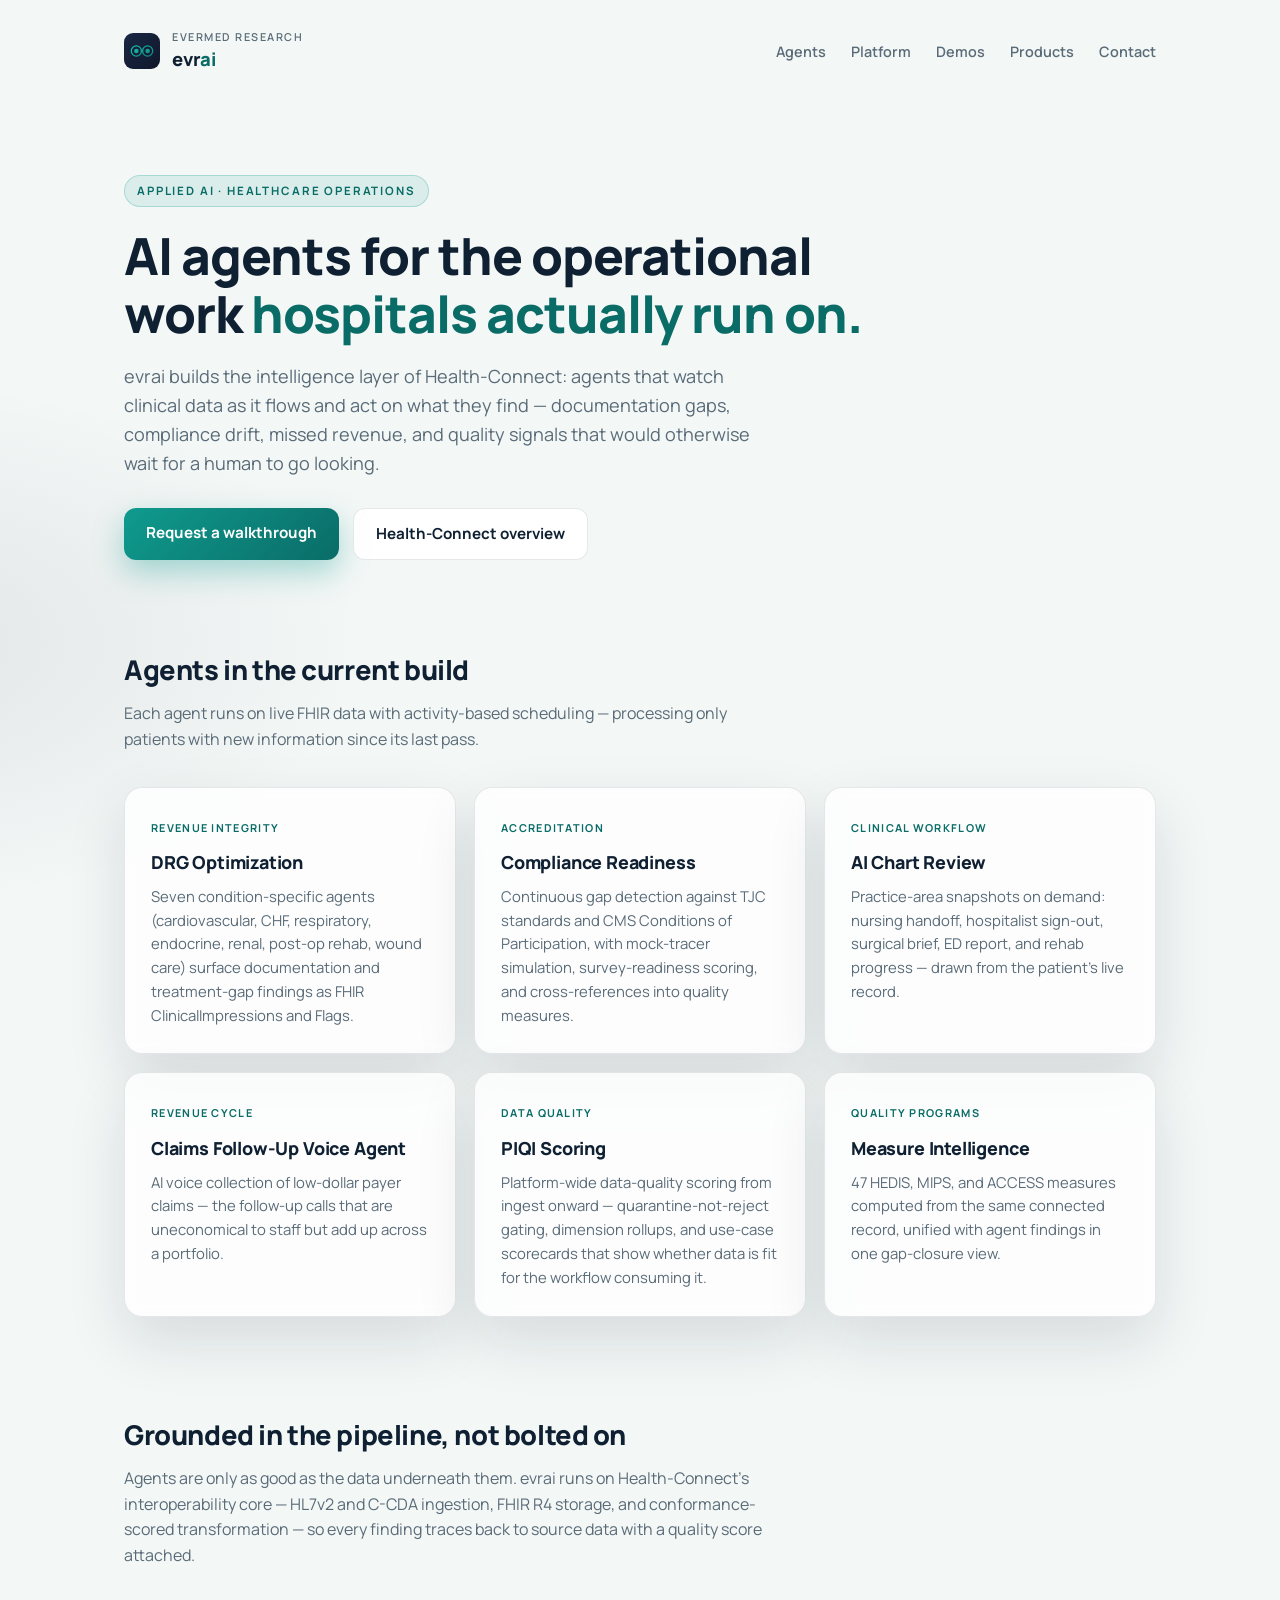
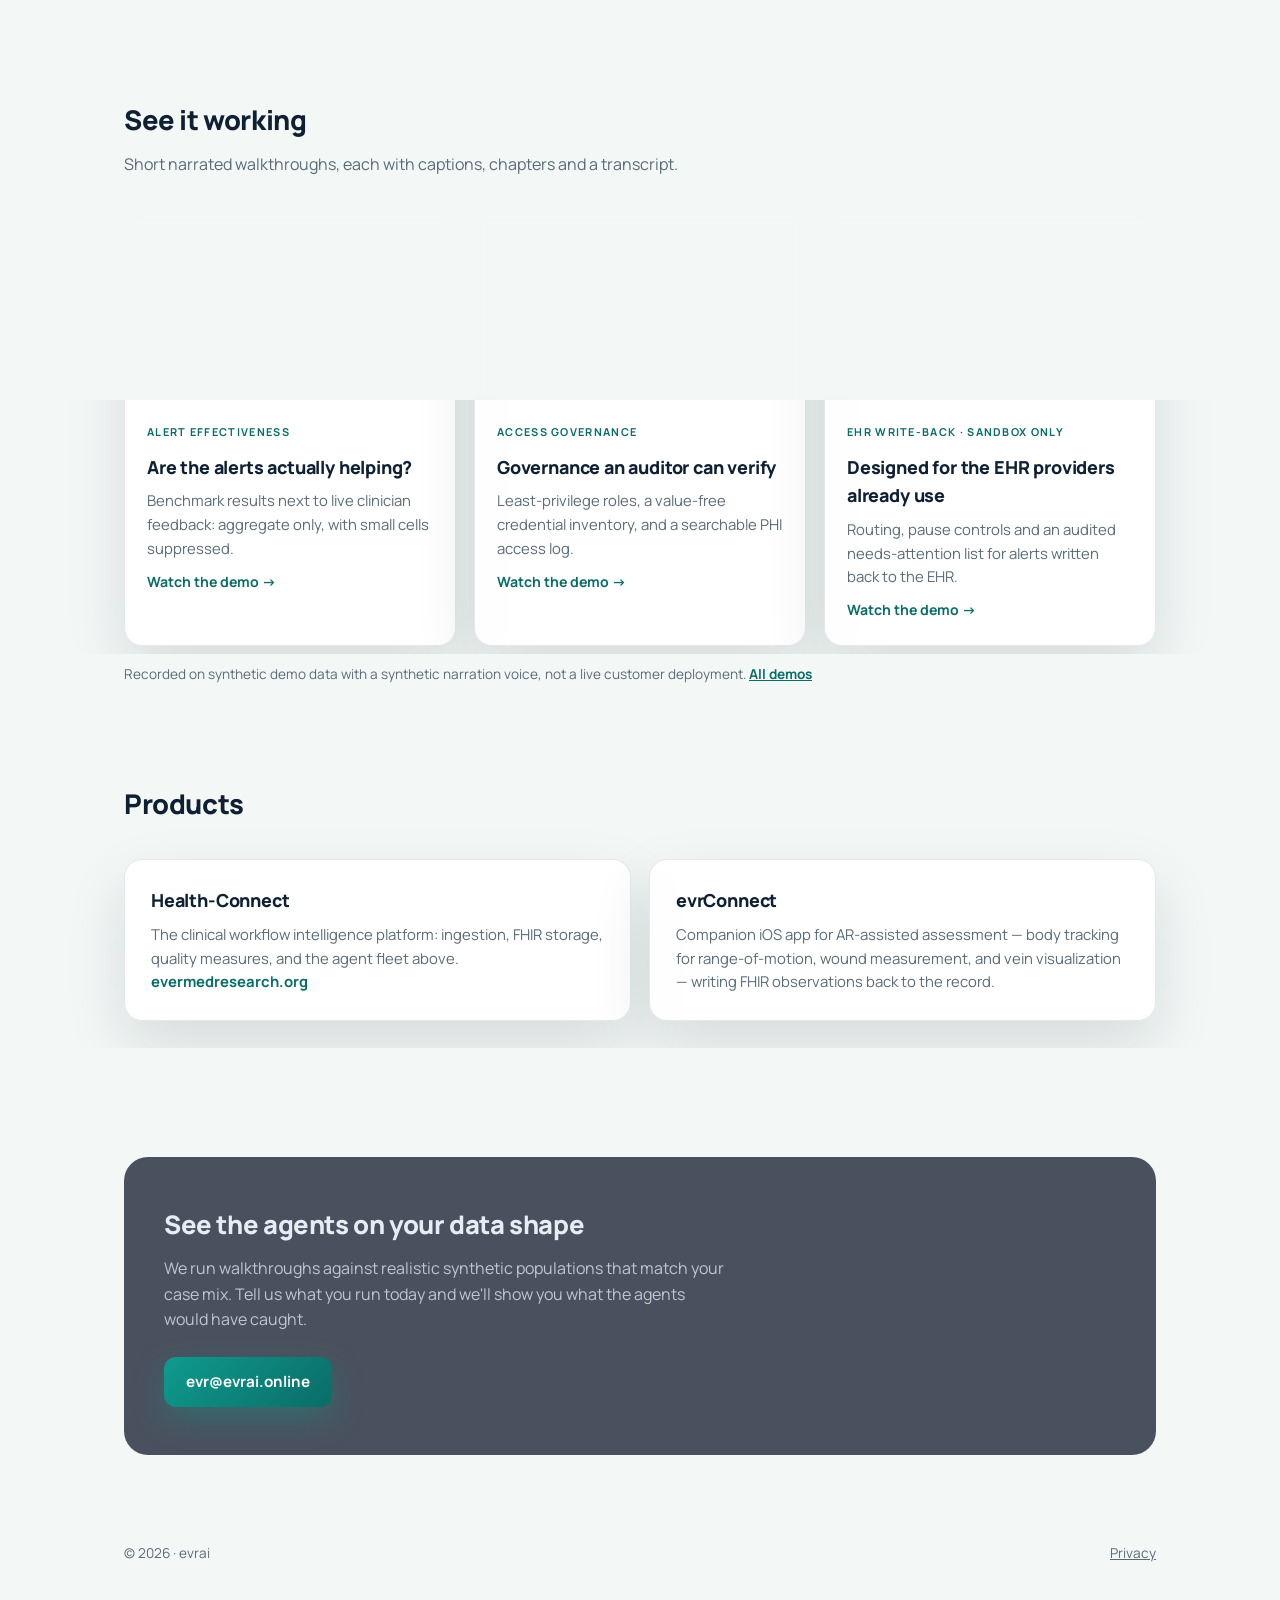
<file: index.html>
<!DOCTYPE html>
<html lang="en">
<head>
  <meta charset="utf-8">
  <meta name="viewport" content="width=device-width, initial-scale=1">
  <title>evrai — Applied AI for Healthcare Operations | evermed research</title>
  <meta name="description" content="evrai builds AI agents for the operational work of healthcare: DRG optimization, accreditation compliance, chart review, claims follow-up, and clinical data quality — on top of the Health-Connect interoperability platform.">
  <link rel="icon" type="image/svg+xml" href="logo.svg">
  <link rel="preconnect" href="https://fonts.googleapis.com">
  <link rel="preconnect" href="https://fonts.gstatic.com" crossorigin>
  <link href="https://fonts.googleapis.com/css2?family=Manrope:wght@400;500;600;700;800&display=swap" rel="stylesheet">
  <meta property="og:title" content="evrai — Applied AI for Healthcare Operations">
  <meta property="og:description" content="AI agents for DRG optimization, compliance readiness, chart review, claims follow-up, and clinical data quality.">
  <meta property="og:type" content="website">
  <meta property="og:url" content="https://evrai.online/">
  <link rel="canonical" href="https://evrai.online/">
  <meta name="theme-color" content="#0f172a">
  <script type="application/ld+json">
  {
    "@context": "https://schema.org",
    "@type": "Organization",
    "name": "evrai",
    "parentOrganization": { "@type": "Organization", "name": "evermed research", "url": "https://www.evermedresearch.org/" },
    "description": "Applied AI for healthcare operations.",
    "email": "evr@evrai.online"
  }
  </script>
  <style>
    :root {
      --page-bg: #f3f7f6;
      --surface: rgba(255, 255, 255, 0.78);
      --surface-strong: rgba(255, 255, 255, 0.9);
      --surface-dark: rgba(15, 23, 42, 0.74);
      --ink: #102033;
      --muted: #5a6b78;
      --line: rgba(16, 32, 51, 0.1);
      --teal: #0f9b8e;
      --teal-deep: #0a6c67;
      --navy: #0f172a;
      --card-shadow: 0 24px 60px rgba(15, 23, 42, 0.12);
    }
    * { margin: 0; padding: 0; box-sizing: border-box; }
    html { scroll-behavior: smooth; }
    body {
      font-family: "Manrope", -apple-system, BlinkMacSystemFont, sans-serif;
      background:
        radial-gradient(1100px 520px at 85% -10%, rgba(15, 155, 142, 0.14), transparent 60%),
        radial-gradient(900px 480px at -10% 20%, rgba(15, 23, 42, 0.08), transparent 55%),
        var(--page-bg);
      color: var(--ink);
      line-height: 1.6;
      -webkit-font-smoothing: antialiased;
    }
    .wrap { max-width: 1080px; margin: 0 auto; padding: 0 24px; }

    header {
      display: flex; align-items: center; justify-content: space-between;
      padding: 28px 0;
    }
    .brand { display: flex; align-items: center; gap: 12px; text-decoration: none; color: var(--ink); }
    .brand img { width: 36px; height: 36px; border-radius: 9px; }
    .brand .name { font-weight: 800; font-size: 1.15rem; letter-spacing: -0.01em; }
    .brand .name em { font-style: normal; color: var(--teal-deep); }
    .brand .kicker { display: block; font-size: 0.68rem; font-weight: 600; color: var(--muted); letter-spacing: 0.14em; text-transform: uppercase; }
    nav a {
      color: var(--muted); text-decoration: none; font-weight: 600; font-size: 0.9rem;
      margin-left: 22px;
    }
    nav a:hover { color: var(--teal-deep); }

    .hero { padding: 72px 0 40px; max-width: 780px; }
    .hero .eyebrow {
      display: inline-block; font-size: 0.72rem; font-weight: 700; letter-spacing: 0.16em;
      text-transform: uppercase; color: var(--teal-deep);
      background: rgba(15, 155, 142, 0.1); border: 1px solid rgba(15, 155, 142, 0.25);
      padding: 6px 12px; border-radius: 999px; margin-bottom: 20px;
    }
    h1 { font-size: clamp(2.1rem, 5vw, 3.2rem); line-height: 1.12; letter-spacing: -0.02em; font-weight: 800; }
    h1 .accent { color: var(--teal-deep); }
    .hero p.lede { margin-top: 20px; font-size: 1.13rem; color: var(--muted); max-width: 640px; }
    .cta-row { margin-top: 30px; display: flex; gap: 14px; flex-wrap: wrap; }
    .btn {
      display: inline-block; text-decoration: none; font-weight: 700; font-size: 0.95rem;
      padding: 13px 22px; border-radius: 12px; transition: transform 0.15s ease, box-shadow 0.15s ease;
    }
    .btn:hover { transform: translateY(-1px); }
    .btn-primary { background: linear-gradient(135deg, var(--teal), var(--teal-deep)); color: #fff; box-shadow: 0 12px 30px rgba(15, 155, 142, 0.35); }
    .btn-ghost { background: var(--surface-strong); color: var(--ink); border: 1px solid var(--line); }

    section { padding: 48px 0; }
    .section-head { max-width: 640px; margin-bottom: 34px; }
    .section-head h2 { font-size: 1.7rem; letter-spacing: -0.015em; font-weight: 800; }
    .section-head p { margin-top: 10px; color: var(--muted); }

    .grid { display: grid; grid-template-columns: repeat(auto-fit, minmax(280px, 1fr)); gap: 18px; }
    .card {
      background: var(--surface); border: 1px solid var(--line); border-radius: 18px;
      padding: 26px; box-shadow: var(--card-shadow); backdrop-filter: blur(6px);
    }
    .card .tag {
      display: inline-block; font-size: 0.68rem; font-weight: 700; letter-spacing: 0.12em;
      text-transform: uppercase; color: var(--teal-deep); margin-bottom: 12px;
    }
    .card h3 { font-size: 1.12rem; font-weight: 800; margin-bottom: 8px; letter-spacing: -0.01em; }
    .card p { font-size: 0.93rem; color: var(--muted); }

    .products .card { background: var(--surface-strong); }
    .products .card a { color: var(--teal-deep); font-weight: 700; text-decoration: none; }
    .products .card a:hover { text-decoration: underline; }

    .demos .demo-card { display: flex; flex-direction: column; padding: 0; overflow: hidden; text-decoration: none; color: var(--ink); background: var(--surface-strong); transition: transform 0.15s ease; }
    .demos .demo-card:hover { transform: translateY(-2px); }
    .demos .demo-card img { display: block; width: 100%; height: auto; aspect-ratio: 16 / 9; object-fit: cover; background: var(--navy); }
    .demos .demo-card .body { padding: 20px 22px 22px; }
    .demos .demo-card .watch { display: inline-block; margin-top: 10px; font-size: 0.88rem; font-weight: 700; color: var(--teal-deep); }
    .demos .note { margin-top: 18px; font-size: 0.85rem; color: var(--muted); }
    .demos .note a { color: var(--teal-deep); font-weight: 700; }

    .contact {
      background: var(--surface-dark); border-radius: 24px; color: #e6edf5;
      padding: 48px 40px; margin: 40px 0 0;
    }
    .contact h2 { font-size: 1.6rem; font-weight: 800; letter-spacing: -0.015em; }
    .contact p { margin-top: 10px; color: rgba(230, 237, 245, 0.75); max-width: 560px; }
    .contact .btn-primary { margin-top: 24px; }

    footer { padding: 40px 0 48px; color: var(--muted); font-size: 0.85rem; display: flex; justify-content: space-between; flex-wrap: wrap; gap: 10px; }
    footer a { color: var(--muted); }
    @media (max-width: 640px) {
      nav { display: none; }
      .contact { padding: 36px 24px; }
    }
  </style>
</head>
<body>
  <div class="wrap">
    <header>
      <a class="brand" href="/">
        <img src="logo.svg" alt="evrai logo">
        <span>
          <span class="kicker">evermed research</span>
          <span class="name">evr<em>ai</em></span>
        </span>
      </a>
      <nav>
        <a href="#agents">Agents</a>
        <a href="#platform">Platform</a>
        <a href="/demos/">Demos</a>
        <a href="#products">Products</a>
        <a href="#contact">Contact</a>
      </nav>
    </header>

    <div class="hero">
      <span class="eyebrow">Applied AI · Healthcare Operations</span>
      <h1>AI agents for the operational work <span class="accent">hospitals actually run on.</span></h1>
      <p class="lede">
        evrai builds the intelligence layer of Health-Connect: agents that watch clinical data
        as it flows and act on what they find — documentation gaps, compliance drift, missed
        revenue, and quality signals that would otherwise wait for a human to go looking.
      </p>
      <div class="cta-row">
        <a class="btn btn-primary" href="#contact">Request a walkthrough</a>
        <a class="btn btn-ghost" href="https://www.evermedresearch.org/">Health-Connect overview</a>
      </div>
    </div>

    <section id="agents">
      <div class="section-head">
        <h2>Agents in the current build</h2>
        <p>Each agent runs on live FHIR data with activity-based scheduling — processing only patients with new information since its last pass.</p>
      </div>
      <div class="grid">
        <div class="card">
          <span class="tag">Revenue Integrity</span>
          <h3>DRG Optimization</h3>
          <p>Seven condition-specific agents (cardiovascular, CHF, respiratory, endocrine, renal, post-op rehab, wound care) surface documentation and treatment-gap findings as FHIR ClinicalImpressions and Flags.</p>
        </div>
        <div class="card">
          <span class="tag">Accreditation</span>
          <h3>Compliance Readiness</h3>
          <p>Continuous gap detection against TJC standards and CMS Conditions of Participation, with mock-tracer simulation, survey-readiness scoring, and cross-references into quality measures.</p>
        </div>
        <div class="card">
          <span class="tag">Clinical Workflow</span>
          <h3>AI Chart Review</h3>
          <p>Practice-area snapshots on demand: nursing handoff, hospitalist sign-out, surgical brief, ED report, and rehab progress — drawn from the patient's live record.</p>
        </div>
        <div class="card">
          <span class="tag">Revenue Cycle</span>
          <h3>Claims Follow-Up Voice Agent</h3>
          <p>AI voice collection of low-dollar payer claims — the follow-up calls that are uneconomical to staff but add up across a portfolio.</p>
        </div>
        <div class="card">
          <span class="tag">Data Quality</span>
          <h3>PIQI Scoring</h3>
          <p>Platform-wide data-quality scoring from ingest onward — quarantine-not-reject gating, dimension rollups, and use-case scorecards that show whether data is fit for the workflow consuming it.</p>
        </div>
        <div class="card">
          <span class="tag">Quality Programs</span>
          <h3>Measure Intelligence</h3>
          <p>47 HEDIS, MIPS, and ACCESS measures computed from the same connected record, unified with agent findings in one gap-closure view.</p>
        </div>
      </div>
    </section>

    <section id="platform">
      <div class="section-head">
        <h2>Grounded in the pipeline, not bolted on</h2>
        <p>Agents are only as good as the data underneath them. evrai runs on Health-Connect's interoperability core — HL7v2 and C-CDA ingestion, FHIR R4 storage, and conformance-scored transformation — so every finding traces back to source data with a quality score attached.</p>
      </div>
    </section>

    <section id="demos" class="demos">
      <div class="section-head">
        <h2>See it working</h2>
        <p>Short narrated walkthroughs, each with captions, chapters and a transcript.</p>
      </div>
      <div class="grid">
        <a class="card demo-card" href="/demos/cds-alert-effectiveness/">
          <img src="/demos/cds-alert-effectiveness/player.jpg" alt="" width="1280" height="800" loading="lazy">
          <div class="body">
            <span class="tag">Alert effectiveness</span>
            <h3>Are the alerts actually helping?</h3>
            <p>Benchmark results next to live clinician feedback: aggregate only, with small cells suppressed.</p>
            <span class="watch">Watch the demo →</span>
          </div>
        </a>
        <a class="card demo-card" href="/demos/access-governance/">
          <img src="/demos/access-governance/player.jpg" alt="" width="1280" height="800" loading="lazy">
          <div class="body">
            <span class="tag">Access governance</span>
            <h3>Governance an auditor can verify</h3>
            <p>Least-privilege roles, a value-free credential inventory, and a searchable PHI access log.</p>
            <span class="watch">Watch the demo →</span>
          </div>
        </a>
        <a class="card demo-card" href="/demos/ehr-write-back/">
          <img src="/demos/ehr-write-back/player.jpg" alt="" width="1280" height="800" loading="lazy">
          <div class="body">
            <span class="tag">EHR write-back · sandbox only</span>
            <h3>Designed for the EHR providers already use</h3>
            <p>Routing, pause controls and an audited needs-attention list for alerts written back to the EHR.</p>
            <span class="watch">Watch the demo →</span>
          </div>
        </a>
      </div>
      <p class="note">Recorded on synthetic demo data with a synthetic narration voice, not a live customer deployment. <a href="/demos/">All demos</a></p>
    </section>

    <section id="products" class="products">
      <div class="section-head">
        <h2>Products</h2>
      </div>
      <div class="grid">
        <div class="card">
          <h3>Health-Connect</h3>
          <p>The clinical workflow intelligence platform: ingestion, FHIR storage, quality measures, and the agent fleet above. <a href="https://www.evermedresearch.org/">evermedresearch.org</a></p>
        </div>
        <div class="card">
          <h3>evrConnect</h3>
          <p>Companion iOS app for AR-assisted assessment — body tracking for range-of-motion, wound measurement, and vein visualization — writing FHIR observations back to the record.</p>
        </div>
      </div>
    </section>

    <section id="contact">
      <div class="contact">
        <h2>See the agents on your data shape</h2>
        <p>We run walkthroughs against realistic synthetic populations that match your case mix. Tell us what you run today and we'll show you what the agents would have caught.</p>
        <a class="btn btn-primary" href="mailto:evr@evrai.online?subject=evrai%20walkthrough%20request">evr@evrai.online</a>
      </div>
    </section>

    <footer>
      <span>© 2026 · evrai</span>
      <span><a href="https://www.evermedresearch.org/privacy.html">Privacy</a></span>
    </footer>
  </div>
</body>
</html>
</file>
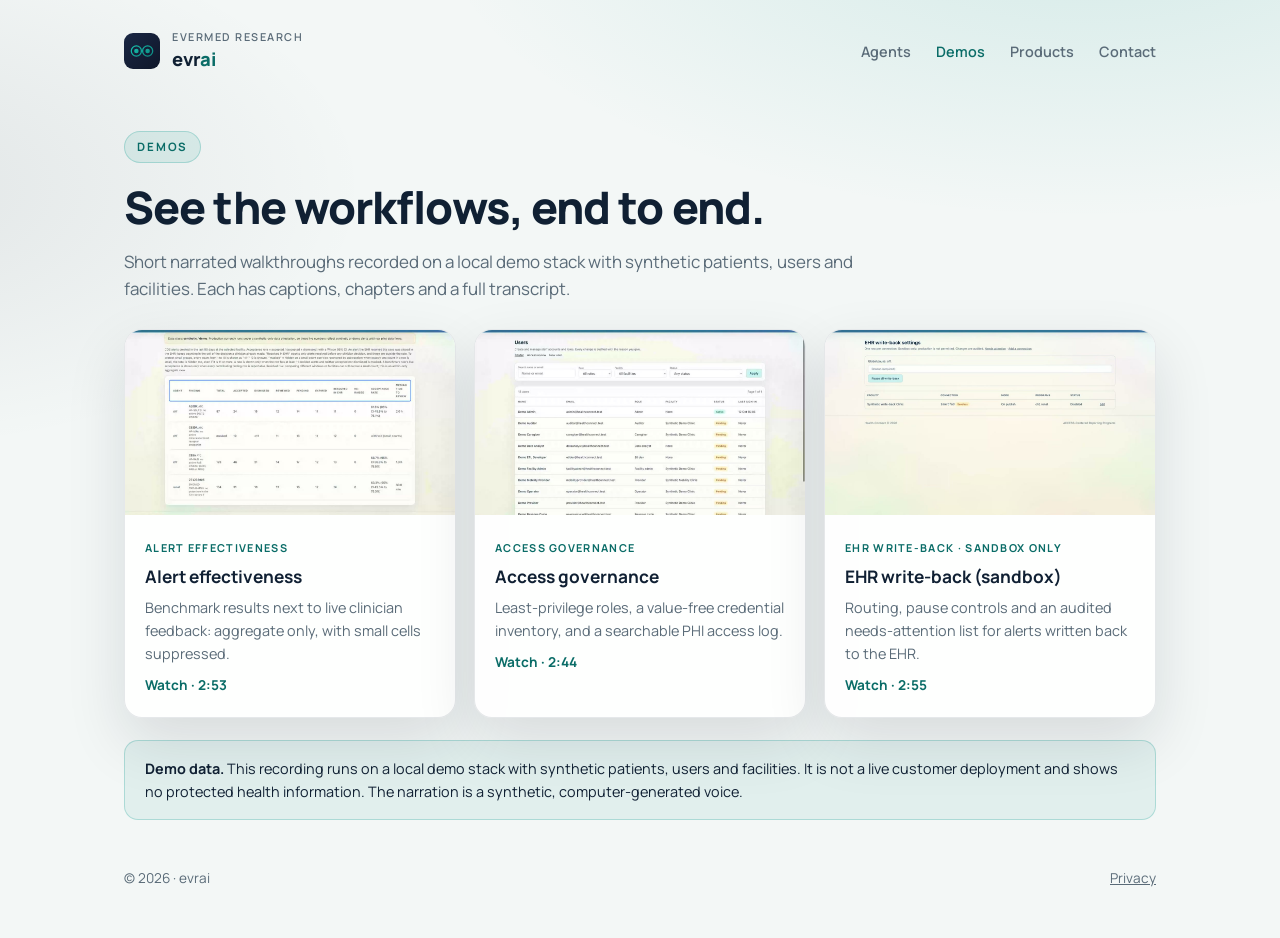
<file: demos/index.html>
<!DOCTYPE html>
<html lang="en">
<head>
  <meta charset="utf-8">
  <meta name="viewport" content="width=device-width, initial-scale=1">
  <link rel="icon" type="image/svg+xml" href="/logo.svg">
  <link rel="preconnect" href="https://fonts.googleapis.com">
  <link rel="preconnect" href="https://fonts.gstatic.com" crossorigin>
  <link href="https://fonts.googleapis.com/css2?family=Manrope:wght@400;500;600;700;800&display=swap" rel="stylesheet">
  <link rel="stylesheet" href="/demos/demos.css">
  <meta name="theme-color" content="#0f172a">
  <title>Demos | evrai — Applied AI for Healthcare Operations</title>
  <meta name="description" content="Narrated walkthroughs of Health-Connect and evrai workflows, recorded on synthetic demo data, each with captions, chapters and a transcript.">
  <link rel="canonical" href="https://evrai.online/demos/">
  <meta property="og:type" content="website">
  <meta property="og:title" content="evrai demos">
  <meta property="og:description" content="Narrated walkthroughs recorded on synthetic demo data.">
  <meta property="og:url" content="https://evrai.online/demos/">
  <meta property="og:image" content="https://evrai.online/demos/cds-alert-effectiveness/poster.jpg">
  <script type="application/ld+json">
{
  "@context": "https://schema.org",
  "@type": "CollectionPage",
  "name": "evrai demos",
  "url": "https://evrai.online/demos/",
  "hasPart": [
    {
      "@type": "VideoObject",
      "name": "Are the alerts actually helping?",
      "url": "https://evrai.online/demos/cds-alert-effectiveness/"
    },
    {
      "@type": "VideoObject",
      "name": "Governance an auditor can verify.",
      "url": "https://evrai.online/demos/access-governance/"
    },
    {
      "@type": "VideoObject",
      "name": "Designed to deliver alerts into the EHR providers already use.",
      "url": "https://evrai.online/demos/ehr-write-back/"
    }
  ]
}
  </script>
</head>
<body>
  <div class="wrap">
    <header>
      <a class="brand" href="/">
        <img src="/logo.svg" alt="evrai logo" width="36" height="36">
        <span>
          <span class="kicker">evermed research</span>
          <span class="name">evr<em>ai</em></span>
        </span>
      </a>
      <nav aria-label="Primary">
        <a href="/#agents">Agents</a>
        <a href="/demos/" aria-current="page">Demos</a>
        <a href="/#products">Products</a>
        <a href="/#contact">Contact</a>
      </nav>
    </header>

    <main>
      <div class="watch-head">
        <span class="eyebrow">Demos</span>
        <h1>See the workflows, end to end.</h1>
        <p class="lede">Short narrated walkthroughs recorded on a local demo stack with synthetic patients, users and facilities. Each has captions, chapters and a full transcript.</p>
      </div>
      <div class="demo-grid">
        <a class="demo-card" href="/demos/cds-alert-effectiveness/">
          <img src="/demos/cds-alert-effectiveness/player.jpg" alt="" width="1280" height="800" loading="lazy">
          <span class="body">
            <span class="tag">Alert effectiveness</span>
            <strong>Alert effectiveness</strong>
            <span class="blurb">Benchmark results next to live clinician feedback: aggregate only, with small cells suppressed.</span>
            <span class="watch">Watch · 2:53</span>
          </span>
        </a>
        <a class="demo-card" href="/demos/access-governance/">
          <img src="/demos/access-governance/player.jpg" alt="" width="1280" height="800" loading="lazy">
          <span class="body">
            <span class="tag">Access governance</span>
            <strong>Access governance</strong>
            <span class="blurb">Least-privilege roles, a value-free credential inventory, and a searchable PHI access log.</span>
            <span class="watch">Watch · 2:44</span>
          </span>
        </a>
        <a class="demo-card" href="/demos/ehr-write-back/">
          <img src="/demos/ehr-write-back/player.jpg" alt="" width="1280" height="800" loading="lazy">
          <span class="body">
            <span class="tag">EHR write-back · sandbox only</span>
            <strong>EHR write-back (sandbox)</strong>
            <span class="blurb">Routing, pause controls and an audited needs-attention list for alerts written back to the EHR.</span>
            <span class="watch">Watch · 2:55</span>
          </span>
        </a>
      </div>
      <aside class="disclosure" aria-label="About these recordings">
        <p><strong>Demo data.</strong> This recording runs on a local demo stack with synthetic patients, users and facilities. It is not a live customer deployment and shows no protected health information. The narration is a synthetic, computer-generated voice.</p>
      </aside>
    </main>

    <footer>
      <span>© 2026 · evrai</span>
      <span><a href="https://www.evermedresearch.org/privacy.html">Privacy</a></span>
    </footer>
  </div>
</body>
</html>
</file>
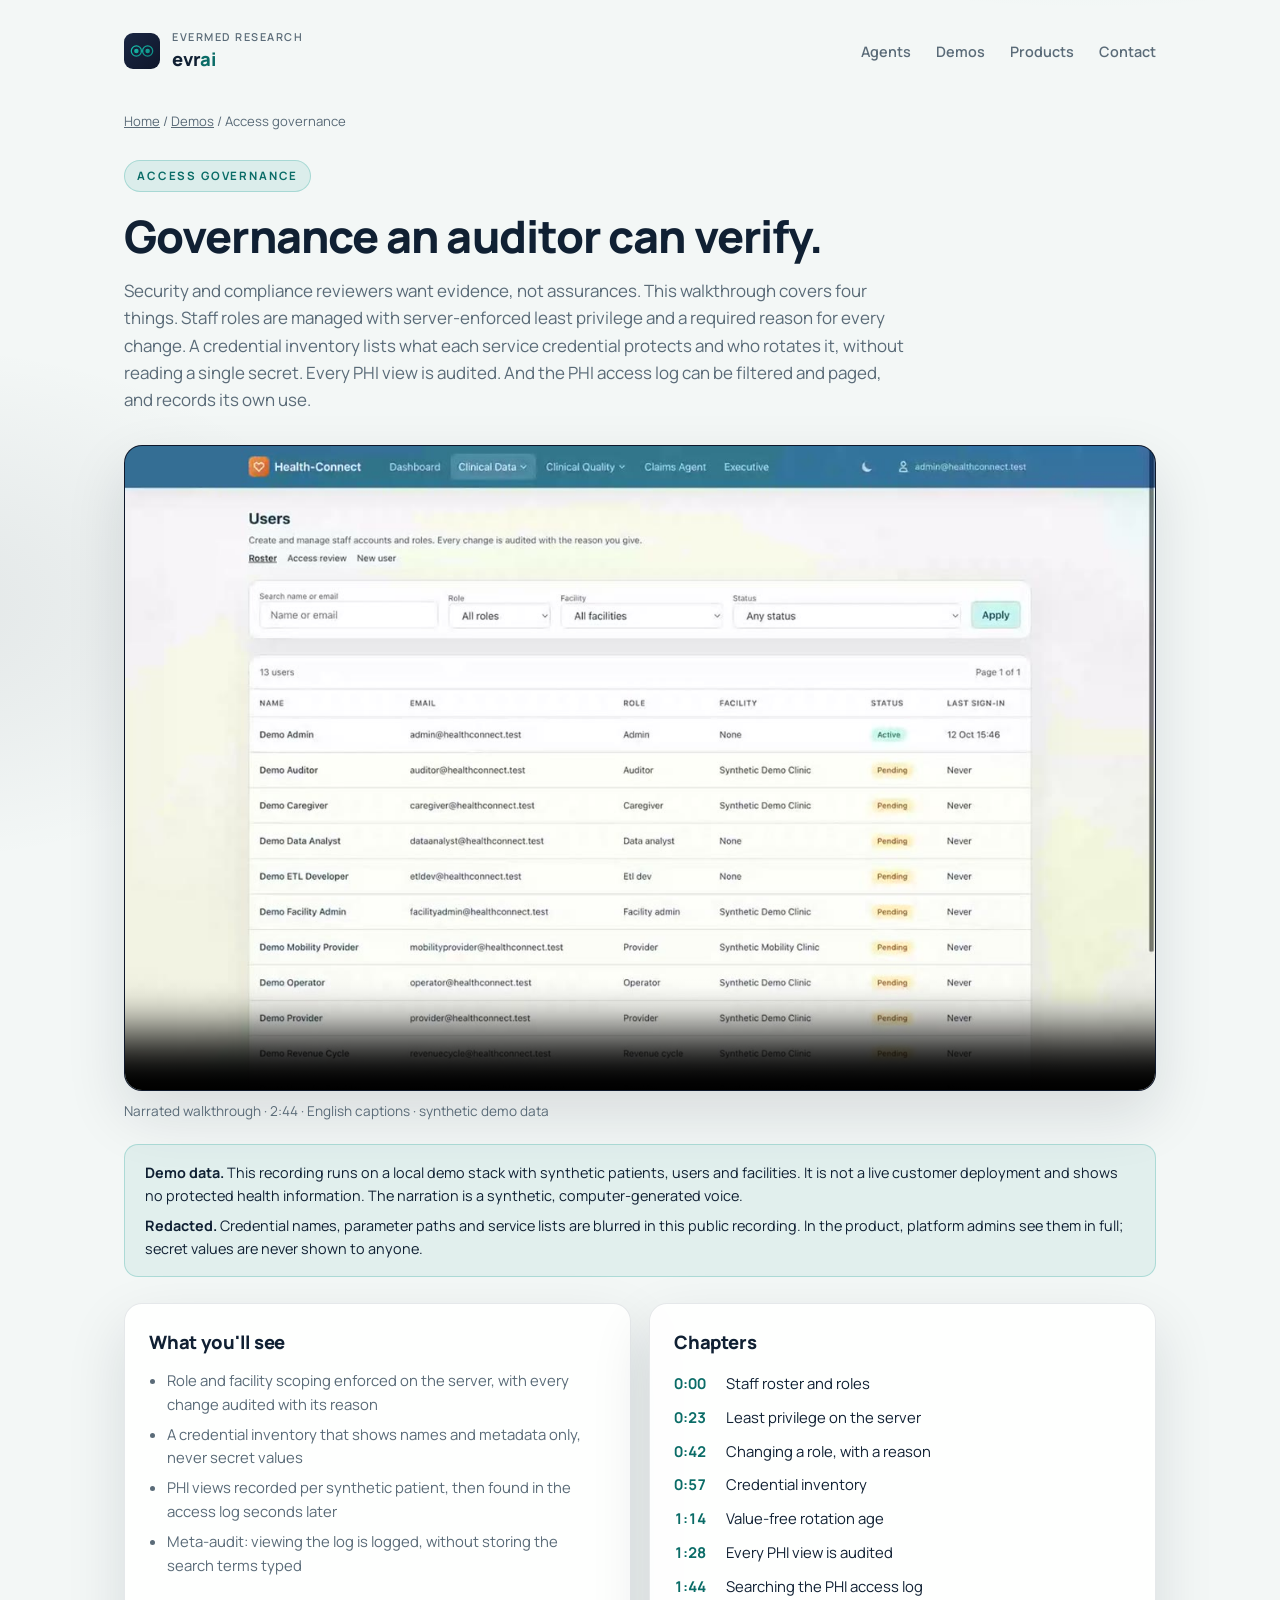
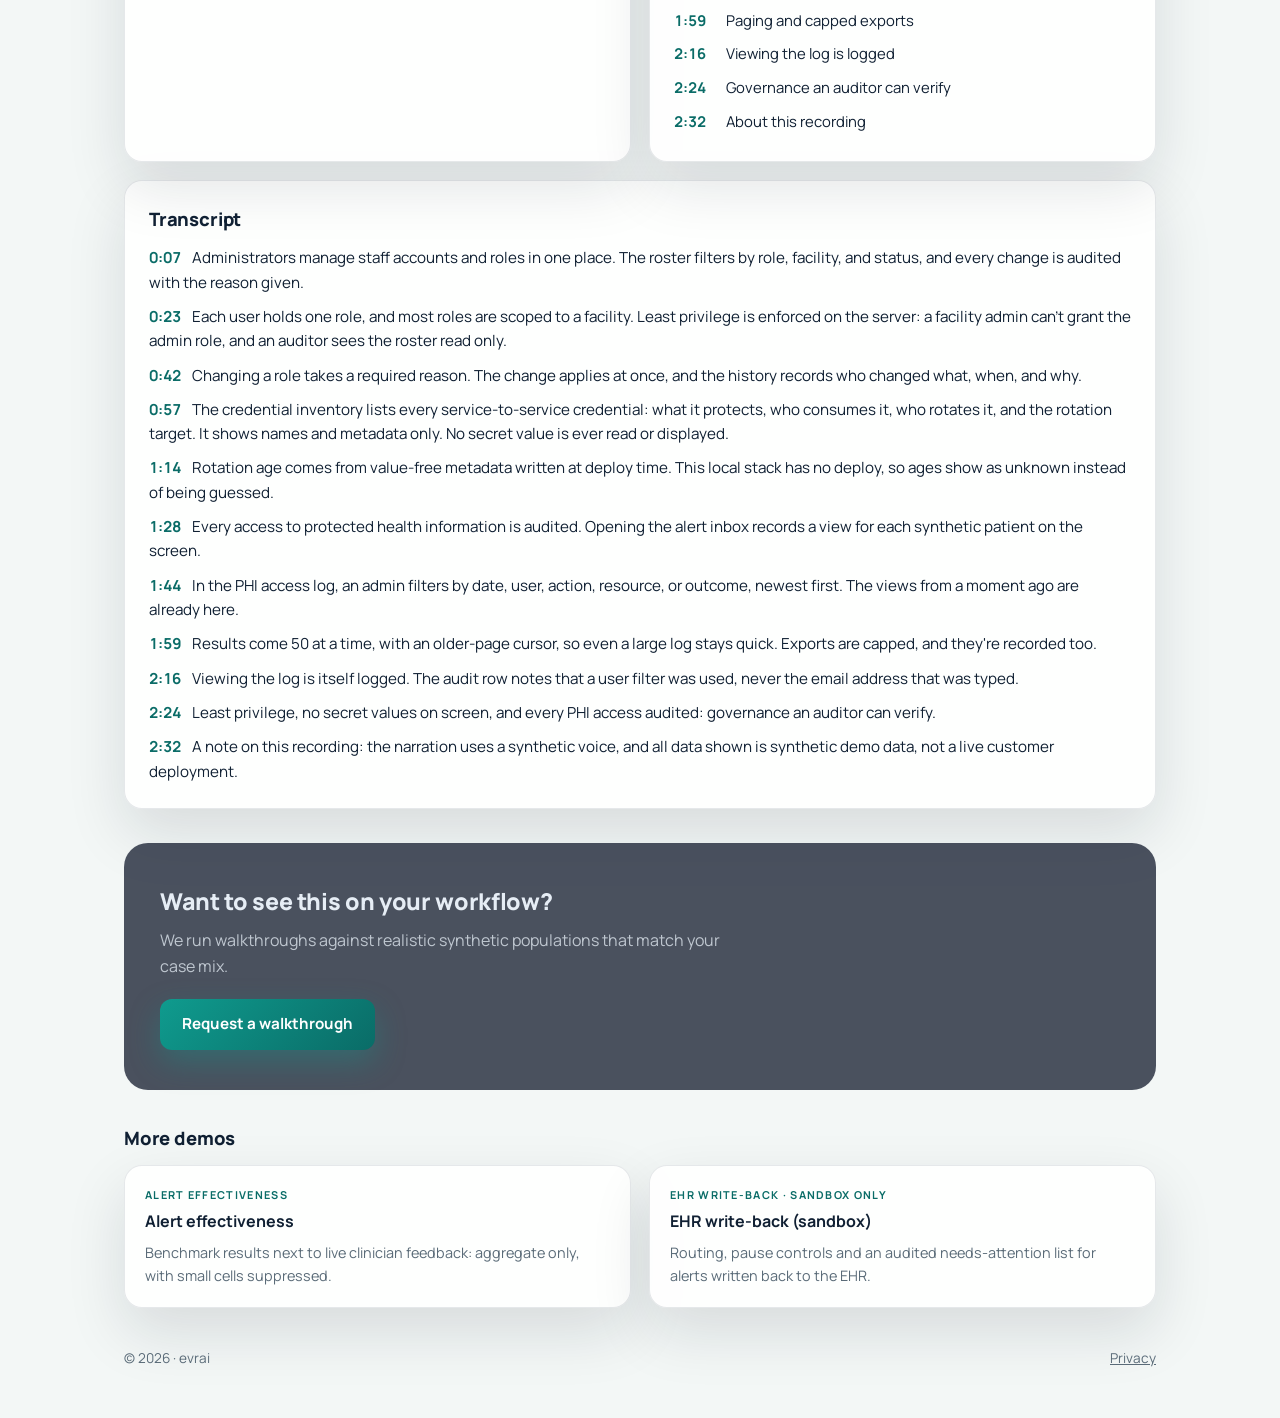
<file: demos/access-governance/index.html>
<!DOCTYPE html>
<html lang="en">
<head>
  <meta charset="utf-8">
  <meta name="viewport" content="width=device-width, initial-scale=1">
  <link rel="icon" type="image/svg+xml" href="/logo.svg">
  <link rel="preconnect" href="https://fonts.googleapis.com">
  <link rel="preconnect" href="https://fonts.gstatic.com" crossorigin>
  <link href="https://fonts.googleapis.com/css2?family=Manrope:wght@400;500;600;700;800&display=swap" rel="stylesheet">
  <link rel="stylesheet" href="/demos/demos.css">
  <meta name="theme-color" content="#0f172a">
  <title>Role, credential and PHI access governance | evrai demo</title>
  <meta name="description" content="Narrated demo: least-privilege role management with required reasons, a credential inventory that never shows secret values, and a searchable PHI access log where viewing the log is itself audited.">
  <link rel="canonical" href="https://evrai.online/demos/access-governance/">
  <meta property="og:type" content="video.other">
  <meta property="og:title" content="Governance an auditor can verify.">
  <meta property="og:description" content="Narrated demo: least-privilege role management with required reasons, a credential inventory that never shows secret values, and a searchable PHI access log where viewing the log is itself audited.">
  <meta property="og:url" content="https://evrai.online/demos/access-governance/">
  <meta property="og:image" content="https://evrai.online/demos/access-governance/poster.jpg">
  <meta property="og:image:width" content="1280">
  <meta property="og:image:height" content="720">
  <meta property="og:video" content="https://evrai.online/demos/access-governance/access-governance.mp4">
  <meta property="og:video:type" content="video/mp4">
  <meta property="og:video:width" content="1280">
  <meta property="og:video:height" content="800">
  <meta name="twitter:card" content="summary_large_image">
  <script type="application/ld+json">
{
  "@context": "https://schema.org",
  "@type": "VideoObject",
  "name": "Governance an auditor can verify.",
  "description": "Narrated demo: least-privilege role management with required reasons, a credential inventory that never shows secret values, and a searchable PHI access log where viewing the log is itself audited.",
  "thumbnailUrl": [
    "https://evrai.online/demos/access-governance/poster.jpg"
  ],
  "uploadDate": "2026-10-12",
  "duration": "PT2M44S",
  "contentUrl": "https://evrai.online/demos/access-governance/access-governance.mp4",
  "inLanguage": "en",
  "publisher": {
    "@type": "Organization",
    "name": "evrai",
    "url": "https://evrai.online/"
  },
  "hasPart": [
    {
      "@type": "Clip",
      "name": "Staff roster and roles",
      "startOffset": 0,
      "endOffset": 23,
      "url": "https://evrai.online/demos/access-governance/?t=0"
    },
    {
      "@type": "Clip",
      "name": "Least privilege on the server",
      "startOffset": 23,
      "endOffset": 42,
      "url": "https://evrai.online/demos/access-governance/?t=23"
    },
    {
      "@type": "Clip",
      "name": "Changing a role, with a reason",
      "startOffset": 42,
      "endOffset": 57,
      "url": "https://evrai.online/demos/access-governance/?t=42"
    },
    {
      "@type": "Clip",
      "name": "Credential inventory",
      "startOffset": 57,
      "endOffset": 74,
      "url": "https://evrai.online/demos/access-governance/?t=57"
    },
    {
      "@type": "Clip",
      "name": "Value-free rotation age",
      "startOffset": 74,
      "endOffset": 88,
      "url": "https://evrai.online/demos/access-governance/?t=74"
    },
    {
      "@type": "Clip",
      "name": "Every PHI view is audited",
      "startOffset": 88,
      "endOffset": 104,
      "url": "https://evrai.online/demos/access-governance/?t=88"
    },
    {
      "@type": "Clip",
      "name": "Searching the PHI access log",
      "startOffset": 104,
      "endOffset": 119,
      "url": "https://evrai.online/demos/access-governance/?t=104"
    },
    {
      "@type": "Clip",
      "name": "Paging and capped exports",
      "startOffset": 119,
      "endOffset": 136,
      "url": "https://evrai.online/demos/access-governance/?t=119"
    },
    {
      "@type": "Clip",
      "name": "Viewing the log is logged",
      "startOffset": 136,
      "endOffset": 144,
      "url": "https://evrai.online/demos/access-governance/?t=136"
    },
    {
      "@type": "Clip",
      "name": "Governance an auditor can verify",
      "startOffset": 144,
      "endOffset": 152,
      "url": "https://evrai.online/demos/access-governance/?t=144"
    },
    {
      "@type": "Clip",
      "name": "About this recording",
      "startOffset": 152,
      "endOffset": 164,
      "url": "https://evrai.online/demos/access-governance/?t=152"
    }
  ]
}
  </script>
</head>
<body>
  <div class="wrap">
    <header>
      <a class="brand" href="/">
        <img src="/logo.svg" alt="evrai logo" width="36" height="36">
        <span>
          <span class="kicker">evermed research</span>
          <span class="name">evr<em>ai</em></span>
        </span>
      </a>
      <nav aria-label="Primary">
        <a href="/#agents">Agents</a>
        <a href="/demos/">Demos</a>
        <a href="/#products">Products</a>
        <a href="/#contact">Contact</a>
      </nav>
    </header>

    <main>
      <p class="crumbs"><a href="/">Home</a> / <a href="/demos/">Demos</a> / Access governance</p>
      <div class="watch-head">
        <span class="eyebrow">Access governance</span>
        <h1>Governance an auditor can verify.</h1>
        <p class="lede">Security and compliance reviewers want evidence, not assurances. This walkthrough covers four things. Staff roles are managed with server-enforced least privilege and a required reason for every change. A credential inventory lists what each service credential protects and who rotates it, without reading a single secret. Every PHI view is audited. And the PHI access log can be filtered and paged, and records its own use.</p>
      </div>

      <div class="player">
        <video id="demo-video" controls preload="metadata" playsinline poster="player.jpg" width="1280" height="800">
          <source src="access-governance.mp4" type="video/mp4">
          <track kind="captions" src="captions.en.vtt" srclang="en" label="English" default>
          Your browser can't play this video. <a href="access-governance.mp4">Download the MP4</a>.
        </video>
        <p class="meta">Narrated walkthrough · 2:44 · English captions · synthetic demo data</p>
      </div>

      <aside class="disclosure" aria-label="About this recording">
        <p><strong>Demo data.</strong> This recording runs on a local demo stack with synthetic patients, users and facilities. It is not a live customer deployment and shows no protected health information. The narration is a synthetic, computer-generated voice.</p>
        <p><strong>Redacted.</strong> Credential names, parameter paths and service lists are blurred in this public recording. In the product, platform admins see them in full; secret values are never shown to anyone.</p>
      </aside>

      <div class="watch-grid">
        <section class="card" aria-labelledby="see">
          <h2 id="see">What you'll see</h2>
          <ul class="points">
          <li>Role and facility scoping enforced on the server, with every change audited with its reason</li>
          <li>A credential inventory that shows names and metadata only, never secret values</li>
          <li>PHI views recorded per synthetic patient, then found in the access log seconds later</li>
          <li>Meta-audit: viewing the log is logged, without storing the search terms typed</li>
          </ul>
        </section>
        <section class="card" aria-labelledby="chapters">
          <h2 id="chapters">Chapters</h2>
          <ol class="chapters">
          <li><a href="?t=0" data-t="0"><span class="ts">0:00</span> Staff roster and roles</a></li>
          <li><a href="?t=23" data-t="23"><span class="ts">0:23</span> Least privilege on the server</a></li>
          <li><a href="?t=42" data-t="42"><span class="ts">0:42</span> Changing a role, with a reason</a></li>
          <li><a href="?t=57" data-t="57"><span class="ts">0:57</span> Credential inventory</a></li>
          <li><a href="?t=74" data-t="74"><span class="ts">1:14</span> Value-free rotation age</a></li>
          <li><a href="?t=88" data-t="88"><span class="ts">1:28</span> Every PHI view is audited</a></li>
          <li><a href="?t=104" data-t="104"><span class="ts">1:44</span> Searching the PHI access log</a></li>
          <li><a href="?t=119" data-t="119"><span class="ts">1:59</span> Paging and capped exports</a></li>
          <li><a href="?t=136" data-t="136"><span class="ts">2:16</span> Viewing the log is logged</a></li>
          <li><a href="?t=144" data-t="144"><span class="ts">2:24</span> Governance an auditor can verify</a></li>
          <li><a href="?t=152" data-t="152"><span class="ts">2:32</span> About this recording</a></li>
          </ol>
        </section>
      </div>

      <section class="card transcript" aria-labelledby="transcript">
        <h2 id="transcript">Transcript</h2>
        <p><a class="ts" href="?t=7" data-t="7">0:07</a> Administrators manage staff accounts and roles in one place. The roster filters by role, facility, and status, and every change is audited with the reason given.</p>
        <p><a class="ts" href="?t=23" data-t="23">0:23</a> Each user holds one role, and most roles are scoped to a facility. Least privilege is enforced on the server: a facility admin can&#x27;t grant the admin role, and an auditor sees the roster read only.</p>
        <p><a class="ts" href="?t=42" data-t="42">0:42</a> Changing a role takes a required reason. The change applies at once, and the history records who changed what, when, and why.</p>
        <p><a class="ts" href="?t=57" data-t="57">0:57</a> The credential inventory lists every service-to-service credential: what it protects, who consumes it, who rotates it, and the rotation target. It shows names and metadata only. No secret value is ever read or displayed.</p>
        <p><a class="ts" href="?t=74" data-t="74">1:14</a> Rotation age comes from value-free metadata written at deploy time. This local stack has no deploy, so ages show as unknown instead of being guessed.</p>
        <p><a class="ts" href="?t=88" data-t="88">1:28</a> Every access to protected health information is audited. Opening the alert inbox records a view for each synthetic patient on the screen.</p>
        <p><a class="ts" href="?t=104" data-t="104">1:44</a> In the PHI access log, an admin filters by date, user, action, resource, or outcome, newest first. The views from a moment ago are already here.</p>
        <p><a class="ts" href="?t=119" data-t="119">1:59</a> Results come 50 at a time, with an older-page cursor, so even a large log stays quick. Exports are capped, and they&#x27;re recorded too.</p>
        <p><a class="ts" href="?t=136" data-t="136">2:16</a> Viewing the log is itself logged. The audit row notes that a user filter was used, never the email address that was typed.</p>
        <p><a class="ts" href="?t=144" data-t="144">2:24</a> Least privilege, no secret values on screen, and every PHI access audited: governance an auditor can verify.</p>
        <p><a class="ts" href="?t=152" data-t="152">2:32</a> A note on this recording: the narration uses a synthetic voice, and all data shown is synthetic demo data, not a live customer deployment.</p>
      </section>

      <section class="contact">
        <h2>Want to see this on your workflow?</h2>
        <p>We run walkthroughs against realistic synthetic populations that match your case mix.</p>
        <a class="btn btn-primary" data-cta href="mailto:evr@evrai.online?subject=Access%20governance%20walkthrough">Request a walkthrough</a>
      </section>

      <section aria-labelledby="more">
        <h2 id="more" class="more-head">More demos</h2>
        <div class="related-grid">
        <a class="related" href="/demos/cds-alert-effectiveness/"><span class="tag">Alert effectiveness</span><strong>Alert effectiveness</strong><span>Benchmark results next to live clinician feedback: aggregate only, with small cells suppressed.</span></a>
        <a class="related" href="/demos/ehr-write-back/"><span class="tag">EHR write-back · sandbox only</span><strong>EHR write-back (sandbox)</strong><span>Routing, pause controls and an audited needs-attention list for alerts written back to the EHR.</span></a>
        </div>
      </section>
    </main>

    <footer>
      <span>© 2026 · evrai</span>
      <span><a href="https://www.evermedresearch.org/privacy.html">Privacy</a></span>
    </footer>
  </div>
  <script>
  (function () {
    var video = document.getElementById('demo-video');
    var params = new URLSearchParams(window.location.search);
    function seek(t, play) {
      if (!video || !(t >= 0)) return;
      var apply = function () { video.currentTime = t; if (play) video.play().catch(function () {}); };
      if (video.readyState >= 1) apply(); else video.addEventListener('loadedmetadata', apply, { once: true });
    }
    var start = parseFloat(params.get('t'));
    if (start >= 0) { seek(start, false); }
    document.querySelectorAll('[data-t]').forEach(function (el) {
      el.addEventListener('click', function (event) {
        event.preventDefault();
        seek(parseFloat(el.getAttribute('data-t')), true);
        if (video) video.scrollIntoView({ behavior: 'smooth', block: 'center' });
      });
    });
    var utm = [];
    params.forEach(function (value, key) { if (/^utm_[a-z]+$/.test(key)) utm.push(key + '=' + value); });
    if (utm.length) {
      document.querySelectorAll('a[data-cta]').forEach(function (a) {
        a.href += '&body=' + encodeURIComponent('\n\n(' + window.location.pathname + ' ' + utm.join(' ') + ')');
      });
    }
  })();
  </script>
</body>
</html>
</file>
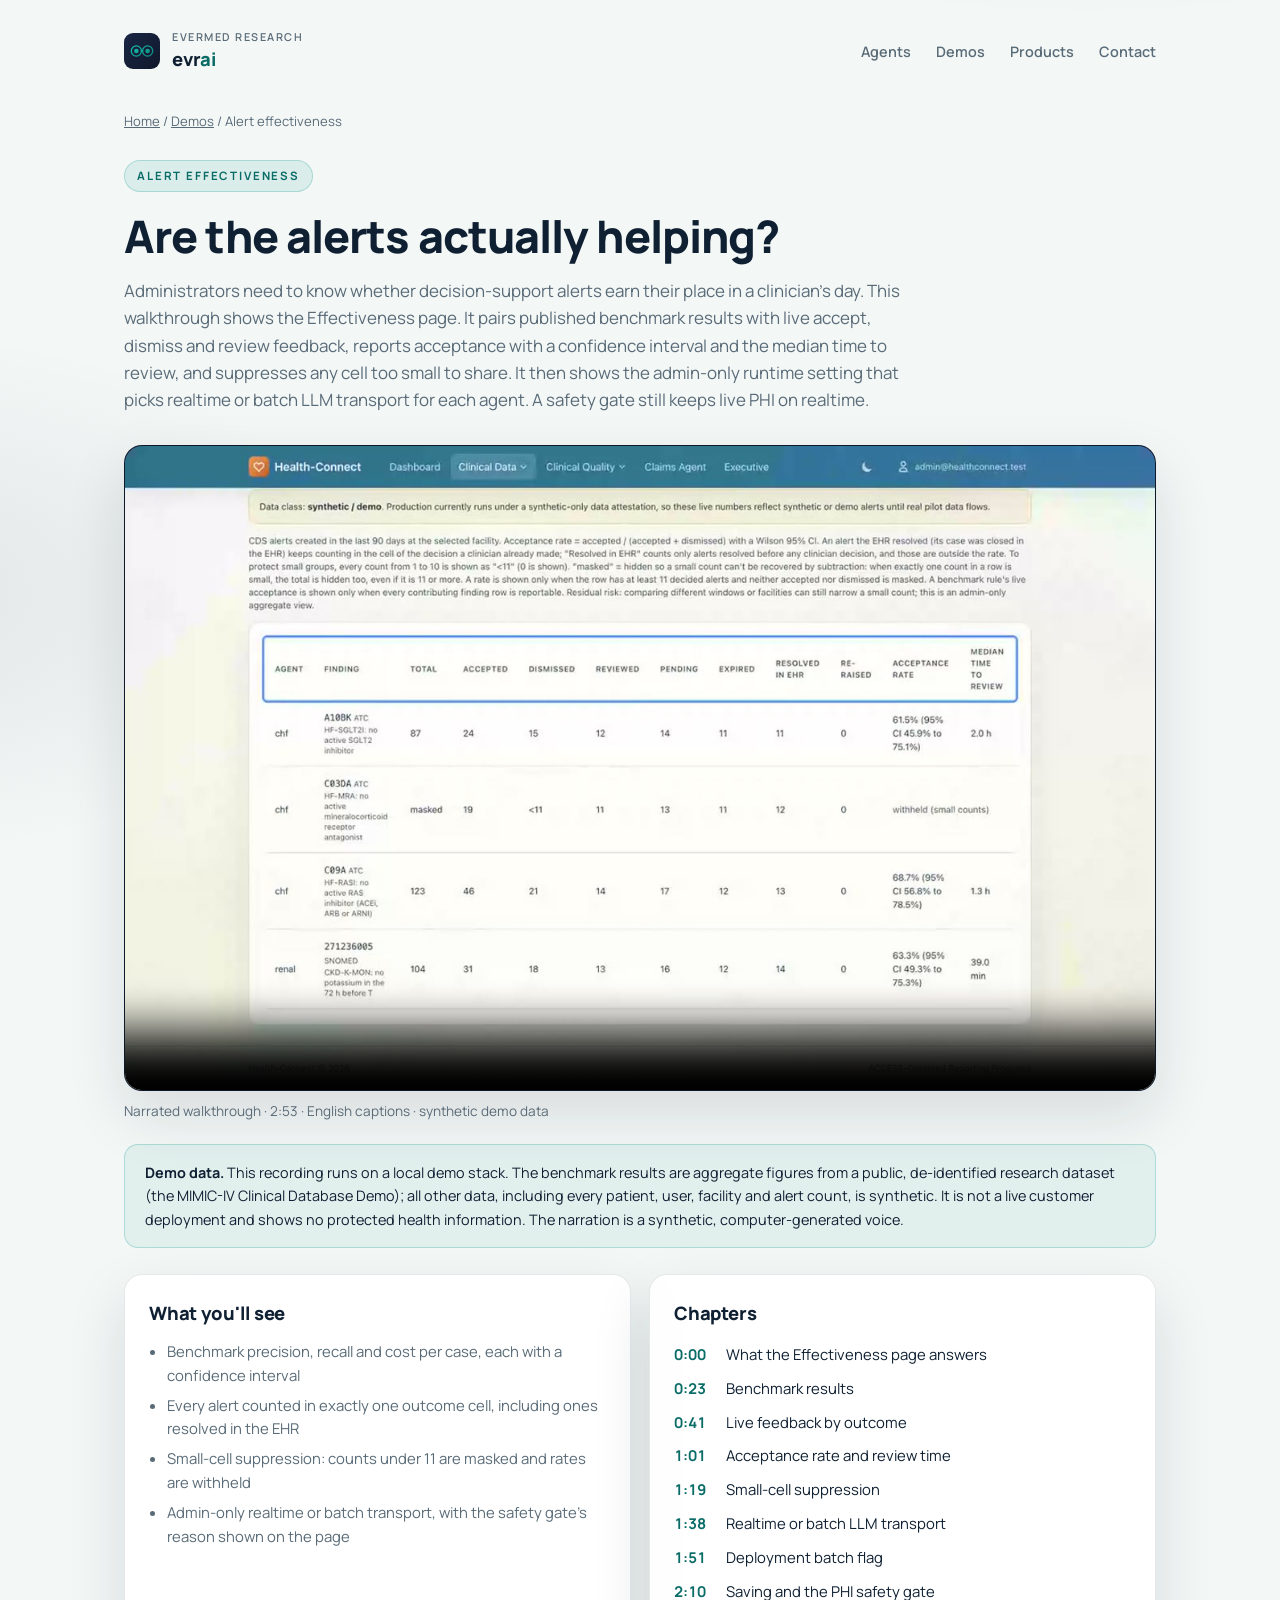
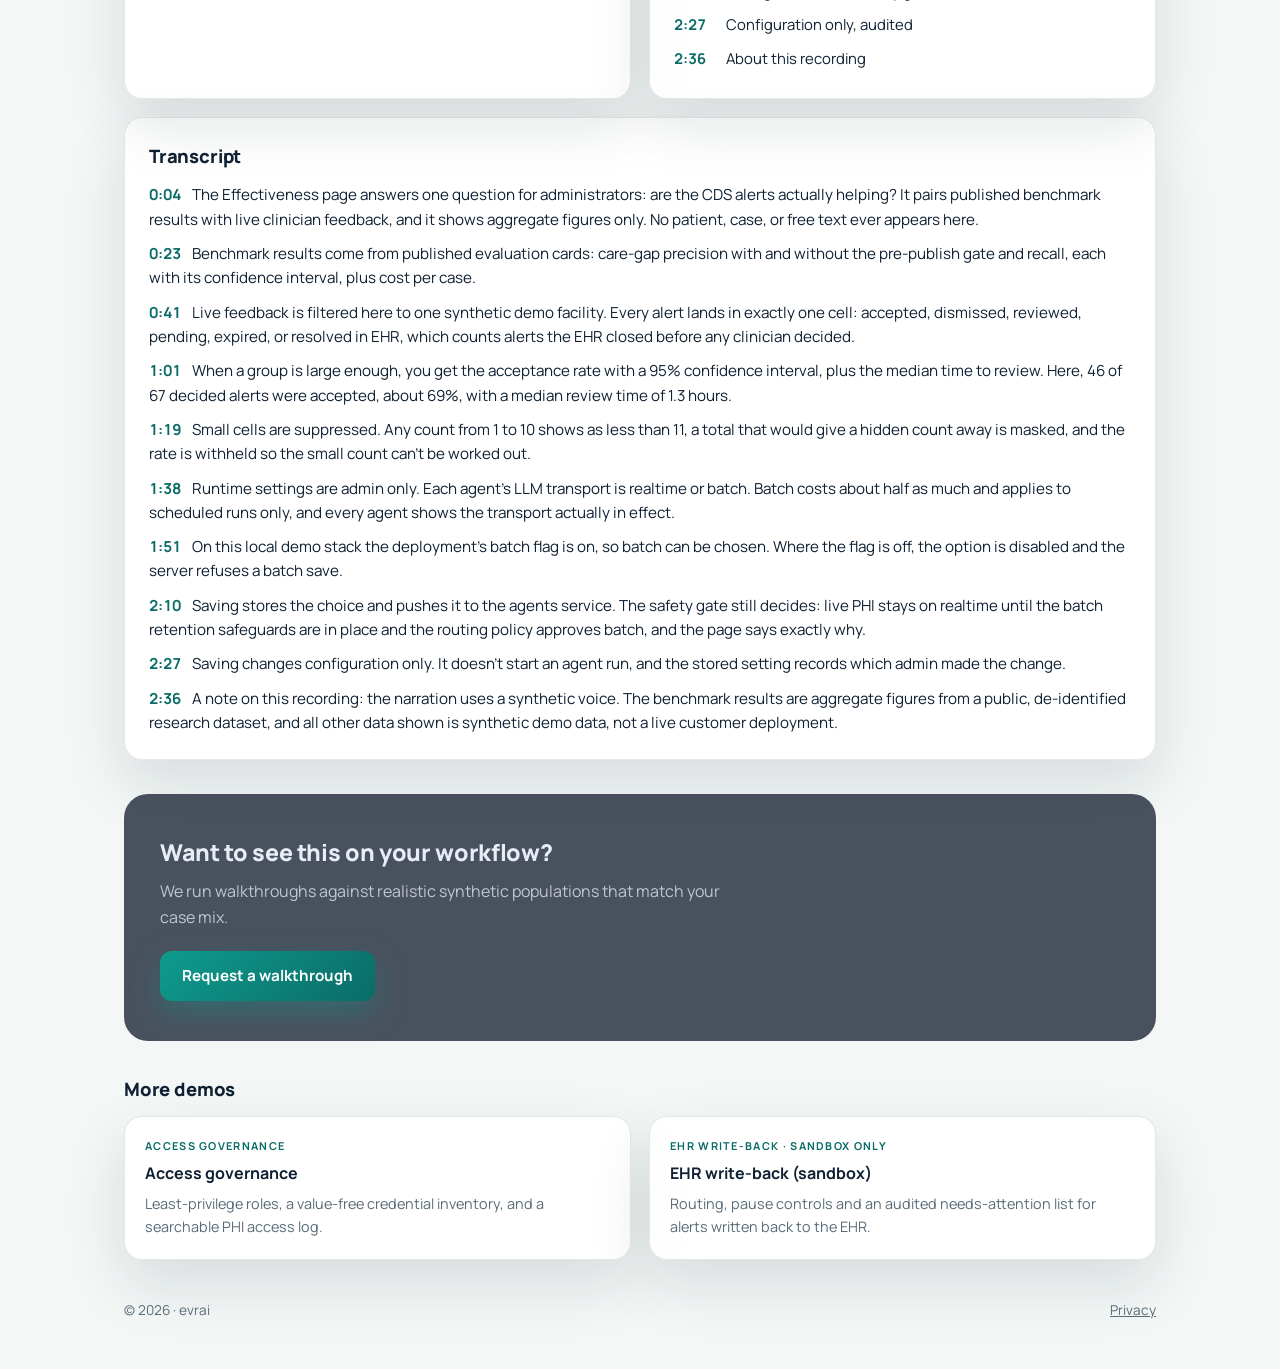
<file: demos/cds-alert-effectiveness/index.html>
<!DOCTYPE html>
<html lang="en">
<head>
  <meta charset="utf-8">
  <meta name="viewport" content="width=device-width, initial-scale=1">
  <link rel="icon" type="image/svg+xml" href="/logo.svg">
  <link rel="preconnect" href="https://fonts.googleapis.com">
  <link rel="preconnect" href="https://fonts.gstatic.com" crossorigin>
  <link href="https://fonts.googleapis.com/css2?family=Manrope:wght@400;500;600;700;800&display=swap" rel="stylesheet">
  <link rel="stylesheet" href="/demos/demos.css">
  <meta name="theme-color" content="#0f172a">
  <title>Are clinical decision support alerts helping? | evrai demo</title>
  <meta name="description" content="Narrated demo: an administrator view that pairs published benchmark results with live clinician feedback on decision-support alerts. It shows aggregate figures only, suppresses small cells, and gives admins control of each agent&#x27;s LLM transport.">
  <link rel="canonical" href="https://evrai.online/demos/cds-alert-effectiveness/">
  <meta property="og:type" content="video.other">
  <meta property="og:title" content="Are the alerts actually helping?">
  <meta property="og:description" content="Narrated demo: an administrator view that pairs published benchmark results with live clinician feedback on decision-support alerts. It shows aggregate figures only, suppresses small cells, and gives admins control of each agent&#x27;s LLM transport.">
  <meta property="og:url" content="https://evrai.online/demos/cds-alert-effectiveness/">
  <meta property="og:image" content="https://evrai.online/demos/cds-alert-effectiveness/poster.jpg">
  <meta property="og:image:width" content="1280">
  <meta property="og:image:height" content="720">
  <meta property="og:video" content="https://evrai.online/demos/cds-alert-effectiveness/cds-alert-effectiveness.mp4">
  <meta property="og:video:type" content="video/mp4">
  <meta property="og:video:width" content="1280">
  <meta property="og:video:height" content="800">
  <meta name="twitter:card" content="summary_large_image">
  <script type="application/ld+json">
{
  "@context": "https://schema.org",
  "@type": "VideoObject",
  "name": "Are the alerts actually helping?",
  "description": "Narrated demo: an administrator view that pairs published benchmark results with live clinician feedback on decision-support alerts. It shows aggregate figures only, suppresses small cells, and gives admins control of each agent's LLM transport.",
  "thumbnailUrl": [
    "https://evrai.online/demos/cds-alert-effectiveness/poster.jpg"
  ],
  "uploadDate": "2026-10-12",
  "duration": "PT2M53S",
  "contentUrl": "https://evrai.online/demos/cds-alert-effectiveness/cds-alert-effectiveness.mp4",
  "inLanguage": "en",
  "publisher": {
    "@type": "Organization",
    "name": "evrai",
    "url": "https://evrai.online/"
  },
  "hasPart": [
    {
      "@type": "Clip",
      "name": "What the Effectiveness page answers",
      "startOffset": 0,
      "endOffset": 23,
      "url": "https://evrai.online/demos/cds-alert-effectiveness/?t=0"
    },
    {
      "@type": "Clip",
      "name": "Benchmark results",
      "startOffset": 23,
      "endOffset": 41,
      "url": "https://evrai.online/demos/cds-alert-effectiveness/?t=23"
    },
    {
      "@type": "Clip",
      "name": "Live feedback by outcome",
      "startOffset": 41,
      "endOffset": 61,
      "url": "https://evrai.online/demos/cds-alert-effectiveness/?t=41"
    },
    {
      "@type": "Clip",
      "name": "Acceptance rate and review time",
      "startOffset": 61,
      "endOffset": 79,
      "url": "https://evrai.online/demos/cds-alert-effectiveness/?t=61"
    },
    {
      "@type": "Clip",
      "name": "Small-cell suppression",
      "startOffset": 79,
      "endOffset": 98,
      "url": "https://evrai.online/demos/cds-alert-effectiveness/?t=79"
    },
    {
      "@type": "Clip",
      "name": "Realtime or batch LLM transport",
      "startOffset": 98,
      "endOffset": 111,
      "url": "https://evrai.online/demos/cds-alert-effectiveness/?t=98"
    },
    {
      "@type": "Clip",
      "name": "Deployment batch flag",
      "startOffset": 111,
      "endOffset": 130,
      "url": "https://evrai.online/demos/cds-alert-effectiveness/?t=111"
    },
    {
      "@type": "Clip",
      "name": "Saving and the PHI safety gate",
      "startOffset": 130,
      "endOffset": 147,
      "url": "https://evrai.online/demos/cds-alert-effectiveness/?t=130"
    },
    {
      "@type": "Clip",
      "name": "Configuration only, audited",
      "startOffset": 147,
      "endOffset": 156,
      "url": "https://evrai.online/demos/cds-alert-effectiveness/?t=147"
    },
    {
      "@type": "Clip",
      "name": "About this recording",
      "startOffset": 156,
      "endOffset": 173,
      "url": "https://evrai.online/demos/cds-alert-effectiveness/?t=156"
    }
  ]
}
  </script>
</head>
<body>
  <div class="wrap">
    <header>
      <a class="brand" href="/">
        <img src="/logo.svg" alt="evrai logo" width="36" height="36">
        <span>
          <span class="kicker">evermed research</span>
          <span class="name">evr<em>ai</em></span>
        </span>
      </a>
      <nav aria-label="Primary">
        <a href="/#agents">Agents</a>
        <a href="/demos/">Demos</a>
        <a href="/#products">Products</a>
        <a href="/#contact">Contact</a>
      </nav>
    </header>

    <main>
      <p class="crumbs"><a href="/">Home</a> / <a href="/demos/">Demos</a> / Alert effectiveness</p>
      <div class="watch-head">
        <span class="eyebrow">Alert effectiveness</span>
        <h1>Are the alerts actually helping?</h1>
        <p class="lede">Administrators need to know whether decision-support alerts earn their place in a clinician&#x27;s day. This walkthrough shows the Effectiveness page. It pairs published benchmark results with live accept, dismiss and review feedback, reports acceptance with a confidence interval and the median time to review, and suppresses any cell too small to share. It then shows the admin-only runtime setting that picks realtime or batch LLM transport for each agent. A safety gate still keeps live PHI on realtime.</p>
      </div>

      <div class="player">
        <video id="demo-video" controls preload="metadata" playsinline poster="player.jpg" width="1280" height="800">
          <source src="cds-alert-effectiveness.mp4" type="video/mp4">
          <track kind="captions" src="captions.en.vtt" srclang="en" label="English" default>
          Your browser can't play this video. <a href="cds-alert-effectiveness.mp4">Download the MP4</a>.
        </video>
        <p class="meta">Narrated walkthrough · 2:53 · English captions · synthetic demo data</p>
      </div>

      <aside class="disclosure" aria-label="About this recording">
        <p><strong>Demo data.</strong> This recording runs on a local demo stack. The benchmark results are aggregate figures from a public, de-identified research dataset (the MIMIC-IV Clinical Database Demo); all other data, including every patient, user, facility and alert count, is synthetic. It is not a live customer deployment and shows no protected health information. The narration is a synthetic, computer-generated voice.</p>
      </aside>

      <div class="watch-grid">
        <section class="card" aria-labelledby="see">
          <h2 id="see">What you'll see</h2>
          <ul class="points">
          <li>Benchmark precision, recall and cost per case, each with a confidence interval</li>
          <li>Every alert counted in exactly one outcome cell, including ones resolved in the EHR</li>
          <li>Small-cell suppression: counts under 11 are masked and rates are withheld</li>
          <li>Admin-only realtime or batch transport, with the safety gate&#x27;s reason shown on the page</li>
          </ul>
        </section>
        <section class="card" aria-labelledby="chapters">
          <h2 id="chapters">Chapters</h2>
          <ol class="chapters">
          <li><a href="?t=0" data-t="0"><span class="ts">0:00</span> What the Effectiveness page answers</a></li>
          <li><a href="?t=23" data-t="23"><span class="ts">0:23</span> Benchmark results</a></li>
          <li><a href="?t=41" data-t="41"><span class="ts">0:41</span> Live feedback by outcome</a></li>
          <li><a href="?t=61" data-t="61"><span class="ts">1:01</span> Acceptance rate and review time</a></li>
          <li><a href="?t=79" data-t="79"><span class="ts">1:19</span> Small-cell suppression</a></li>
          <li><a href="?t=98" data-t="98"><span class="ts">1:38</span> Realtime or batch LLM transport</a></li>
          <li><a href="?t=111" data-t="111"><span class="ts">1:51</span> Deployment batch flag</a></li>
          <li><a href="?t=130" data-t="130"><span class="ts">2:10</span> Saving and the PHI safety gate</a></li>
          <li><a href="?t=147" data-t="147"><span class="ts">2:27</span> Configuration only, audited</a></li>
          <li><a href="?t=156" data-t="156"><span class="ts">2:36</span> About this recording</a></li>
          </ol>
        </section>
      </div>

      <section class="card transcript" aria-labelledby="transcript">
        <h2 id="transcript">Transcript</h2>
        <p><a class="ts" href="?t=4" data-t="4">0:04</a> The Effectiveness page answers one question for administrators: are the CDS alerts actually helping? It pairs published benchmark results with live clinician feedback, and it shows aggregate figures only. No patient, case, or free text ever appears here.</p>
        <p><a class="ts" href="?t=23" data-t="23">0:23</a> Benchmark results come from published evaluation cards: care-gap precision with and without the pre-publish gate and recall, each with its confidence interval, plus cost per case.</p>
        <p><a class="ts" href="?t=41" data-t="41">0:41</a> Live feedback is filtered here to one synthetic demo facility. Every alert lands in exactly one cell: accepted, dismissed, reviewed, pending, expired, or resolved in EHR, which counts alerts the EHR closed before any clinician decided.</p>
        <p><a class="ts" href="?t=61" data-t="61">1:01</a> When a group is large enough, you get the acceptance rate with a 95% confidence interval, plus the median time to review. Here, 46 of 67 decided alerts were accepted, about 69%, with a median review time of 1.3 hours.</p>
        <p><a class="ts" href="?t=79" data-t="79">1:19</a> Small cells are suppressed. Any count from 1 to 10 shows as less than 11, a total that would give a hidden count away is masked, and the rate is withheld so the small count can&#x27;t be worked out.</p>
        <p><a class="ts" href="?t=98" data-t="98">1:38</a> Runtime settings are admin only. Each agent&#x27;s LLM transport is realtime or batch. Batch costs about half as much and applies to scheduled runs only, and every agent shows the transport actually in effect.</p>
        <p><a class="ts" href="?t=111" data-t="111">1:51</a> On this local demo stack the deployment&#x27;s batch flag is on, so batch can be chosen. Where the flag is off, the option is disabled and the server refuses a batch save.</p>
        <p><a class="ts" href="?t=130" data-t="130">2:10</a> Saving stores the choice and pushes it to the agents service. The safety gate still decides: live PHI stays on realtime until the batch retention safeguards are in place and the routing policy approves batch, and the page says exactly why.</p>
        <p><a class="ts" href="?t=147" data-t="147">2:27</a> Saving changes configuration only. It doesn&#x27;t start an agent run, and the stored setting records which admin made the change.</p>
        <p><a class="ts" href="?t=156" data-t="156">2:36</a> A note on this recording: the narration uses a synthetic voice. The benchmark results are aggregate figures from a public, de-identified research dataset, and all other data shown is synthetic demo data, not a live customer deployment.</p>
      </section>

      <section class="contact">
        <h2>Want to see this on your workflow?</h2>
        <p>We run walkthroughs against realistic synthetic populations that match your case mix.</p>
        <a class="btn btn-primary" data-cta href="mailto:evr@evrai.online?subject=Alert%20effectiveness%20walkthrough">Request a walkthrough</a>
      </section>

      <section aria-labelledby="more">
        <h2 id="more" class="more-head">More demos</h2>
        <div class="related-grid">
        <a class="related" href="/demos/access-governance/"><span class="tag">Access governance</span><strong>Access governance</strong><span>Least-privilege roles, a value-free credential inventory, and a searchable PHI access log.</span></a>
        <a class="related" href="/demos/ehr-write-back/"><span class="tag">EHR write-back · sandbox only</span><strong>EHR write-back (sandbox)</strong><span>Routing, pause controls and an audited needs-attention list for alerts written back to the EHR.</span></a>
        </div>
      </section>
    </main>

    <footer>
      <span>© 2026 · evrai</span>
      <span><a href="https://www.evermedresearch.org/privacy.html">Privacy</a></span>
    </footer>
  </div>
  <script>
  (function () {
    var video = document.getElementById('demo-video');
    var params = new URLSearchParams(window.location.search);
    function seek(t, play) {
      if (!video || !(t >= 0)) return;
      var apply = function () { video.currentTime = t; if (play) video.play().catch(function () {}); };
      if (video.readyState >= 1) apply(); else video.addEventListener('loadedmetadata', apply, { once: true });
    }
    var start = parseFloat(params.get('t'));
    if (start >= 0) { seek(start, false); }
    document.querySelectorAll('[data-t]').forEach(function (el) {
      el.addEventListener('click', function (event) {
        event.preventDefault();
        seek(parseFloat(el.getAttribute('data-t')), true);
        if (video) video.scrollIntoView({ behavior: 'smooth', block: 'center' });
      });
    });
    var utm = [];
    params.forEach(function (value, key) { if (/^utm_[a-z]+$/.test(key)) utm.push(key + '=' + value); });
    if (utm.length) {
      document.querySelectorAll('a[data-cta]').forEach(function (a) {
        a.href += '&body=' + encodeURIComponent('\n\n(' + window.location.pathname + ' ' + utm.join(' ') + ')');
      });
    }
  })();
  </script>
</body>
</html>
</file>
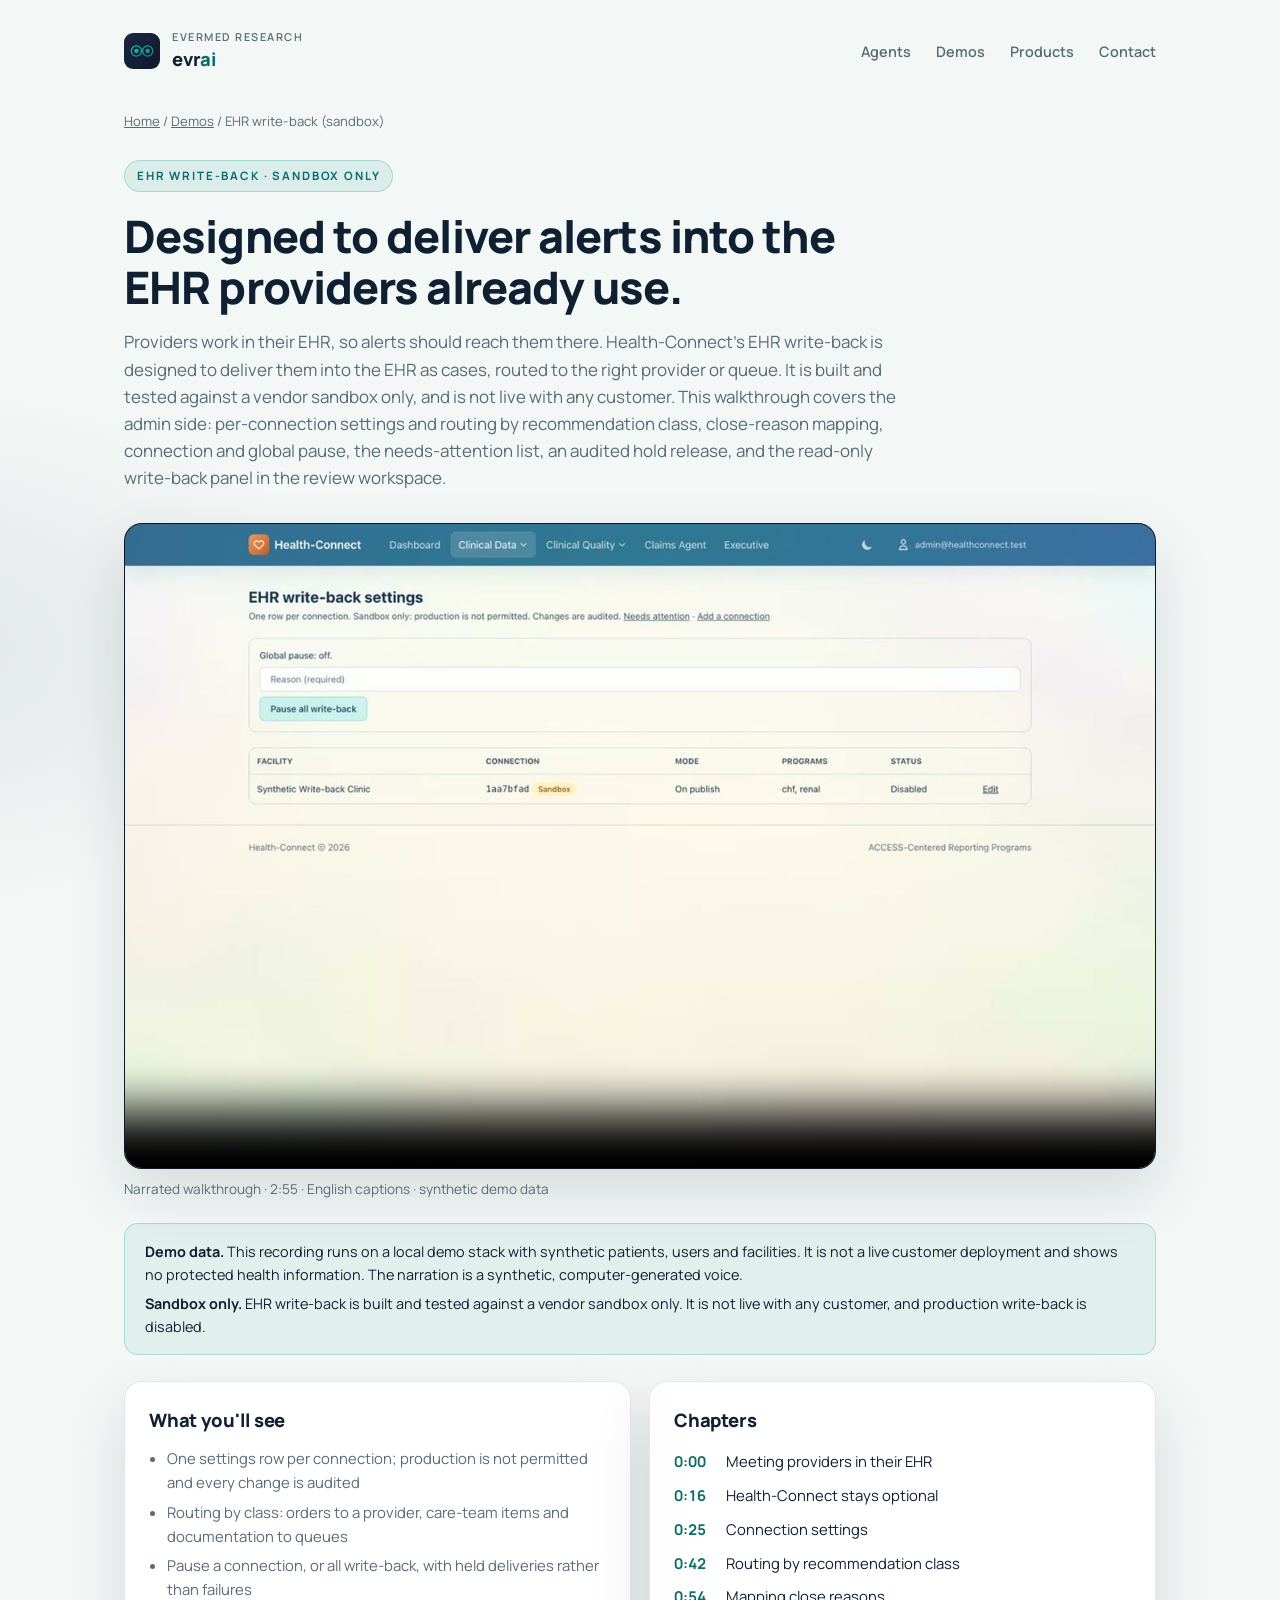
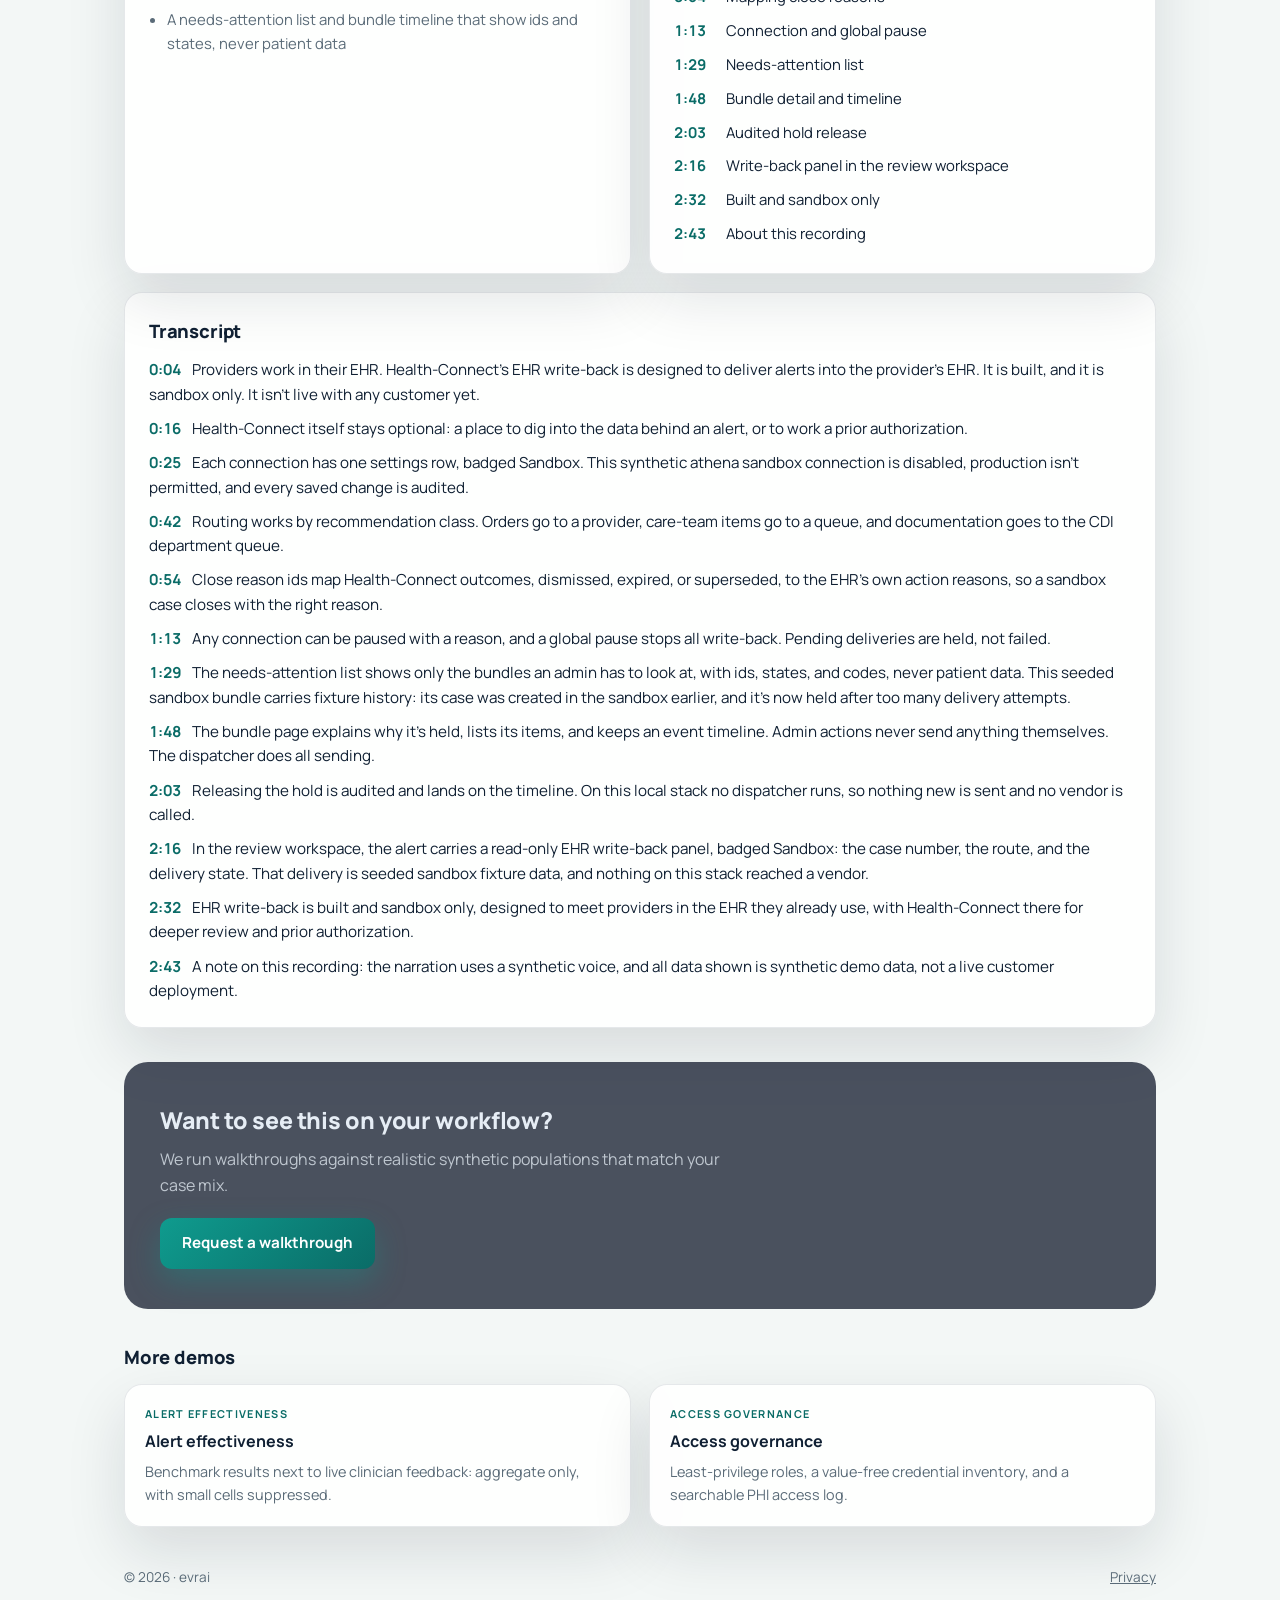
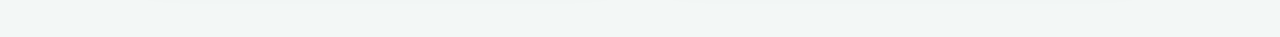
<file: demos/ehr-write-back/index.html>
<!DOCTYPE html>
<html lang="en">
<head>
  <meta charset="utf-8">
  <meta name="viewport" content="width=device-width, initial-scale=1">
  <link rel="icon" type="image/svg+xml" href="/logo.svg">
  <link rel="preconnect" href="https://fonts.googleapis.com">
  <link rel="preconnect" href="https://fonts.gstatic.com" crossorigin>
  <link href="https://fonts.googleapis.com/css2?family=Manrope:wght@400;500;600;700;800&display=swap" rel="stylesheet">
  <link rel="stylesheet" href="/demos/demos.css">
  <meta name="theme-color" content="#0f172a">
  <title>EHR write-back administration (sandbox) | evrai demo</title>
  <meta name="description" content="Narrated demo of Health-Connect&#x27;s EHR write-back administration against a vendor sandbox: per-connection settings, routing by recommendation class, pause controls, a needs-attention list and an audited hold release. Write-back is sandbox only and not live with any customer.">
  <link rel="canonical" href="https://evrai.online/demos/ehr-write-back/">
  <meta property="og:type" content="video.other">
  <meta property="og:title" content="Designed to deliver alerts into the EHR providers already use.">
  <meta property="og:description" content="Narrated demo of Health-Connect&#x27;s EHR write-back administration against a vendor sandbox: per-connection settings, routing by recommendation class, pause controls, a needs-attention list and an audited hold release. Write-back is sandbox only and not live with any customer.">
  <meta property="og:url" content="https://evrai.online/demos/ehr-write-back/">
  <meta property="og:image" content="https://evrai.online/demos/ehr-write-back/poster.jpg">
  <meta property="og:image:width" content="1280">
  <meta property="og:image:height" content="720">
  <meta property="og:video" content="https://evrai.online/demos/ehr-write-back/ehr-write-back.mp4">
  <meta property="og:video:type" content="video/mp4">
  <meta property="og:video:width" content="1280">
  <meta property="og:video:height" content="800">
  <meta name="twitter:card" content="summary_large_image">
  <script type="application/ld+json">
{
  "@context": "https://schema.org",
  "@type": "VideoObject",
  "name": "Designed to deliver alerts into the EHR providers already use.",
  "description": "Narrated demo of Health-Connect's EHR write-back administration against a vendor sandbox: per-connection settings, routing by recommendation class, pause controls, a needs-attention list and an audited hold release. Write-back is sandbox only and not live with any customer.",
  "thumbnailUrl": [
    "https://evrai.online/demos/ehr-write-back/poster.jpg"
  ],
  "uploadDate": "2026-10-12",
  "duration": "PT2M56S",
  "contentUrl": "https://evrai.online/demos/ehr-write-back/ehr-write-back.mp4",
  "inLanguage": "en",
  "publisher": {
    "@type": "Organization",
    "name": "evrai",
    "url": "https://evrai.online/"
  },
  "hasPart": [
    {
      "@type": "Clip",
      "name": "Meeting providers in their EHR",
      "startOffset": 0,
      "endOffset": 16,
      "url": "https://evrai.online/demos/ehr-write-back/?t=0"
    },
    {
      "@type": "Clip",
      "name": "Health-Connect stays optional",
      "startOffset": 16,
      "endOffset": 25,
      "url": "https://evrai.online/demos/ehr-write-back/?t=16"
    },
    {
      "@type": "Clip",
      "name": "Connection settings",
      "startOffset": 25,
      "endOffset": 42,
      "url": "https://evrai.online/demos/ehr-write-back/?t=25"
    },
    {
      "@type": "Clip",
      "name": "Routing by recommendation class",
      "startOffset": 42,
      "endOffset": 54,
      "url": "https://evrai.online/demos/ehr-write-back/?t=42"
    },
    {
      "@type": "Clip",
      "name": "Mapping close reasons",
      "startOffset": 54,
      "endOffset": 73,
      "url": "https://evrai.online/demos/ehr-write-back/?t=54"
    },
    {
      "@type": "Clip",
      "name": "Connection and global pause",
      "startOffset": 73,
      "endOffset": 89,
      "url": "https://evrai.online/demos/ehr-write-back/?t=73"
    },
    {
      "@type": "Clip",
      "name": "Needs-attention list",
      "startOffset": 89,
      "endOffset": 108,
      "url": "https://evrai.online/demos/ehr-write-back/?t=89"
    },
    {
      "@type": "Clip",
      "name": "Bundle detail and timeline",
      "startOffset": 108,
      "endOffset": 123,
      "url": "https://evrai.online/demos/ehr-write-back/?t=108"
    },
    {
      "@type": "Clip",
      "name": "Audited hold release",
      "startOffset": 123,
      "endOffset": 136,
      "url": "https://evrai.online/demos/ehr-write-back/?t=123"
    },
    {
      "@type": "Clip",
      "name": "Write-back panel in the review workspace",
      "startOffset": 136,
      "endOffset": 152,
      "url": "https://evrai.online/demos/ehr-write-back/?t=136"
    },
    {
      "@type": "Clip",
      "name": "Built and sandbox only",
      "startOffset": 152,
      "endOffset": 163,
      "url": "https://evrai.online/demos/ehr-write-back/?t=152"
    },
    {
      "@type": "Clip",
      "name": "About this recording",
      "startOffset": 163,
      "endOffset": 175,
      "url": "https://evrai.online/demos/ehr-write-back/?t=163"
    }
  ]
}
  </script>
</head>
<body>
  <div class="wrap">
    <header>
      <a class="brand" href="/">
        <img src="/logo.svg" alt="evrai logo" width="36" height="36">
        <span>
          <span class="kicker">evermed research</span>
          <span class="name">evr<em>ai</em></span>
        </span>
      </a>
      <nav aria-label="Primary">
        <a href="/#agents">Agents</a>
        <a href="/demos/">Demos</a>
        <a href="/#products">Products</a>
        <a href="/#contact">Contact</a>
      </nav>
    </header>

    <main>
      <p class="crumbs"><a href="/">Home</a> / <a href="/demos/">Demos</a> / EHR write-back (sandbox)</p>
      <div class="watch-head">
        <span class="eyebrow">EHR write-back · sandbox only</span>
        <h1>Designed to deliver alerts into the EHR providers already use.</h1>
        <p class="lede">Providers work in their EHR, so alerts should reach them there. Health-Connect&#x27;s EHR write-back is designed to deliver them into the EHR as cases, routed to the right provider or queue. It is built and tested against a vendor sandbox only, and is not live with any customer. This walkthrough covers the admin side: per-connection settings and routing by recommendation class, close-reason mapping, connection and global pause, the needs-attention list, an audited hold release, and the read-only write-back panel in the review workspace.</p>
      </div>

      <div class="player">
        <video id="demo-video" controls preload="metadata" playsinline poster="player.jpg" width="1280" height="800">
          <source src="ehr-write-back.mp4" type="video/mp4">
          <track kind="captions" src="captions.en.vtt" srclang="en" label="English" default>
          Your browser can't play this video. <a href="ehr-write-back.mp4">Download the MP4</a>.
        </video>
        <p class="meta">Narrated walkthrough · 2:55 · English captions · synthetic demo data</p>
      </div>

      <aside class="disclosure" aria-label="About this recording">
        <p><strong>Demo data.</strong> This recording runs on a local demo stack with synthetic patients, users and facilities. It is not a live customer deployment and shows no protected health information. The narration is a synthetic, computer-generated voice.</p>
        <p><strong>Sandbox only.</strong> EHR write-back is built and tested against a vendor sandbox only. It is not live with any customer, and production write-back is disabled.</p>
      </aside>

      <div class="watch-grid">
        <section class="card" aria-labelledby="see">
          <h2 id="see">What you'll see</h2>
          <ul class="points">
          <li>One settings row per connection; production is not permitted and every change is audited</li>
          <li>Routing by class: orders to a provider, care-team items and documentation to queues</li>
          <li>Pause a connection, or all write-back, with held deliveries rather than failures</li>
          <li>A needs-attention list and bundle timeline that show ids and states, never patient data</li>
          </ul>
        </section>
        <section class="card" aria-labelledby="chapters">
          <h2 id="chapters">Chapters</h2>
          <ol class="chapters">
          <li><a href="?t=0" data-t="0"><span class="ts">0:00</span> Meeting providers in their EHR</a></li>
          <li><a href="?t=16" data-t="16"><span class="ts">0:16</span> Health-Connect stays optional</a></li>
          <li><a href="?t=25" data-t="25"><span class="ts">0:25</span> Connection settings</a></li>
          <li><a href="?t=42" data-t="42"><span class="ts">0:42</span> Routing by recommendation class</a></li>
          <li><a href="?t=54" data-t="54"><span class="ts">0:54</span> Mapping close reasons</a></li>
          <li><a href="?t=73" data-t="73"><span class="ts">1:13</span> Connection and global pause</a></li>
          <li><a href="?t=89" data-t="89"><span class="ts">1:29</span> Needs-attention list</a></li>
          <li><a href="?t=108" data-t="108"><span class="ts">1:48</span> Bundle detail and timeline</a></li>
          <li><a href="?t=123" data-t="123"><span class="ts">2:03</span> Audited hold release</a></li>
          <li><a href="?t=136" data-t="136"><span class="ts">2:16</span> Write-back panel in the review workspace</a></li>
          <li><a href="?t=152" data-t="152"><span class="ts">2:32</span> Built and sandbox only</a></li>
          <li><a href="?t=163" data-t="163"><span class="ts">2:43</span> About this recording</a></li>
          </ol>
        </section>
      </div>

      <section class="card transcript" aria-labelledby="transcript">
        <h2 id="transcript">Transcript</h2>
        <p><a class="ts" href="?t=4" data-t="4">0:04</a> Providers work in their EHR. Health-Connect&#x27;s EHR write-back is designed to deliver alerts into the provider&#x27;s EHR. It is built, and it is sandbox only. It isn&#x27;t live with any customer yet.</p>
        <p><a class="ts" href="?t=16" data-t="16">0:16</a> Health-Connect itself stays optional: a place to dig into the data behind an alert, or to work a prior authorization.</p>
        <p><a class="ts" href="?t=25" data-t="25">0:25</a> Each connection has one settings row, badged Sandbox. This synthetic athena sandbox connection is disabled, production isn&#x27;t permitted, and every saved change is audited.</p>
        <p><a class="ts" href="?t=42" data-t="42">0:42</a> Routing works by recommendation class. Orders go to a provider, care-team items go to a queue, and documentation goes to the CDI department queue.</p>
        <p><a class="ts" href="?t=54" data-t="54">0:54</a> Close reason ids map Health-Connect outcomes, dismissed, expired, or superseded, to the EHR&#x27;s own action reasons, so a sandbox case closes with the right reason.</p>
        <p><a class="ts" href="?t=73" data-t="73">1:13</a> Any connection can be paused with a reason, and a global pause stops all write-back. Pending deliveries are held, not failed.</p>
        <p><a class="ts" href="?t=89" data-t="89">1:29</a> The needs-attention list shows only the bundles an admin has to look at, with ids, states, and codes, never patient data. This seeded sandbox bundle carries fixture history: its case was created in the sandbox earlier, and it&#x27;s now held after too many delivery attempts.</p>
        <p><a class="ts" href="?t=108" data-t="108">1:48</a> The bundle page explains why it&#x27;s held, lists its items, and keeps an event timeline. Admin actions never send anything themselves. The dispatcher does all sending.</p>
        <p><a class="ts" href="?t=123" data-t="123">2:03</a> Releasing the hold is audited and lands on the timeline. On this local stack no dispatcher runs, so nothing new is sent and no vendor is called.</p>
        <p><a class="ts" href="?t=136" data-t="136">2:16</a> In the review workspace, the alert carries a read-only EHR write-back panel, badged Sandbox: the case number, the route, and the delivery state. That delivery is seeded sandbox fixture data, and nothing on this stack reached a vendor.</p>
        <p><a class="ts" href="?t=152" data-t="152">2:32</a> EHR write-back is built and sandbox only, designed to meet providers in the EHR they already use, with Health-Connect there for deeper review and prior authorization.</p>
        <p><a class="ts" href="?t=163" data-t="163">2:43</a> A note on this recording: the narration uses a synthetic voice, and all data shown is synthetic demo data, not a live customer deployment.</p>
      </section>

      <section class="contact">
        <h2>Want to see this on your workflow?</h2>
        <p>We run walkthroughs against realistic synthetic populations that match your case mix.</p>
        <a class="btn btn-primary" data-cta href="mailto:evr@evrai.online?subject=EHR%20write-back%20walkthrough">Request a walkthrough</a>
      </section>

      <section aria-labelledby="more">
        <h2 id="more" class="more-head">More demos</h2>
        <div class="related-grid">
        <a class="related" href="/demos/cds-alert-effectiveness/"><span class="tag">Alert effectiveness</span><strong>Alert effectiveness</strong><span>Benchmark results next to live clinician feedback: aggregate only, with small cells suppressed.</span></a>
        <a class="related" href="/demos/access-governance/"><span class="tag">Access governance</span><strong>Access governance</strong><span>Least-privilege roles, a value-free credential inventory, and a searchable PHI access log.</span></a>
        </div>
      </section>
    </main>

    <footer>
      <span>© 2026 · evrai</span>
      <span><a href="https://www.evermedresearch.org/privacy.html">Privacy</a></span>
    </footer>
  </div>
  <script>
  (function () {
    var video = document.getElementById('demo-video');
    var params = new URLSearchParams(window.location.search);
    function seek(t, play) {
      if (!video || !(t >= 0)) return;
      var apply = function () { video.currentTime = t; if (play) video.play().catch(function () {}); };
      if (video.readyState >= 1) apply(); else video.addEventListener('loadedmetadata', apply, { once: true });
    }
    var start = parseFloat(params.get('t'));
    if (start >= 0) { seek(start, false); }
    document.querySelectorAll('[data-t]').forEach(function (el) {
      el.addEventListener('click', function (event) {
        event.preventDefault();
        seek(parseFloat(el.getAttribute('data-t')), true);
        if (video) video.scrollIntoView({ behavior: 'smooth', block: 'center' });
      });
    });
    var utm = [];
    params.forEach(function (value, key) { if (/^utm_[a-z]+$/.test(key)) utm.push(key + '=' + value); });
    if (utm.length) {
      document.querySelectorAll('a[data-cta]').forEach(function (a) {
        a.href += '&body=' + encodeURIComponent('\n\n(' + window.location.pathname + ' ' + utm.join(' ') + ')');
      });
    }
  })();
  </script>
</body>
</html>
</file>
<file: demos/demos.css>
/* evrai demo pages. Shares the homepage's tokens (index.html keeps its own inline copy). */
:root {
  --page-bg: #f3f7f6;
  --surface: rgba(255, 255, 255, 0.78);
  --surface-strong: rgba(255, 255, 255, 0.9);
  --surface-dark: rgba(15, 23, 42, 0.74);
  --ink: #102033;
  --muted: #5a6b78;
  --line: rgba(16, 32, 51, 0.1);
  --teal: #0f9b8e;
  --teal-deep: #0a6c67;
  --navy: #0f172a;
  --card-shadow: 0 24px 60px rgba(15, 23, 42, 0.12);
}
* { margin: 0; padding: 0; box-sizing: border-box; }
html { scroll-behavior: smooth; }
body {
  font-family: "Manrope", -apple-system, BlinkMacSystemFont, sans-serif;
  background:
    radial-gradient(1100px 520px at 85% -10%, rgba(15, 155, 142, 0.14), transparent 60%),
    radial-gradient(900px 480px at -10% 20%, rgba(15, 23, 42, 0.08), transparent 55%),
    var(--page-bg);
  color: var(--ink);
  line-height: 1.6;
  -webkit-font-smoothing: antialiased;
}
.wrap { max-width: 1080px; margin: 0 auto; padding: 0 24px; }
a { color: var(--teal-deep); }

header { display: flex; align-items: center; justify-content: space-between; padding: 28px 0; }
.brand { display: flex; align-items: center; gap: 12px; text-decoration: none; color: var(--ink); }
.brand img { width: 36px; height: 36px; border-radius: 9px; }
.brand .name { font-weight: 800; font-size: 1.15rem; letter-spacing: -0.01em; }
.brand .name em { font-style: normal; color: var(--teal-deep); }
.brand .kicker { display: block; font-size: 0.68rem; font-weight: 600; color: var(--muted); letter-spacing: 0.14em; text-transform: uppercase; }
nav a { color: var(--muted); text-decoration: none; font-weight: 600; font-size: 0.9rem; margin-left: 22px; }
nav a:hover, nav a[aria-current="page"] { color: var(--teal-deep); }

.crumbs { font-size: 0.82rem; color: var(--muted); margin-top: 8px; }
.crumbs a { color: var(--muted); }
.watch-head { padding: 28px 0 26px; max-width: 780px; }
.eyebrow {
  display: inline-block; font-size: 0.72rem; font-weight: 700; letter-spacing: 0.16em;
  text-transform: uppercase; color: var(--teal-deep);
  background: rgba(15, 155, 142, 0.1); border: 1px solid rgba(15, 155, 142, 0.25);
  padding: 6px 12px; border-radius: 999px; margin-bottom: 18px;
}
h1 { font-size: clamp(1.9rem, 4.4vw, 2.8rem); line-height: 1.14; letter-spacing: -0.02em; font-weight: 800; }
.lede { margin-top: 16px; font-size: 1.06rem; color: var(--muted); }

.player { margin-top: 6px; }
.player video {
  display: block; width: 100%; height: auto; background: var(--navy);
  border-radius: 18px; box-shadow: var(--card-shadow); border: 1px solid var(--line);
}
.player .meta { margin-top: 10px; font-size: 0.85rem; color: var(--muted); }

.disclosure {
  margin: 22px 0 8px; padding: 16px 20px; border-radius: 14px;
  background: rgba(15, 155, 142, 0.08); border: 1px solid rgba(15, 155, 142, 0.25);
  font-size: 0.9rem; color: var(--ink);
}
.disclosure p + p { margin-top: 6px; }

.card {
  background: var(--surface-strong); border: 1px solid var(--line); border-radius: 18px;
  padding: 24px; box-shadow: var(--card-shadow);
}
.card h2, .more-head { font-size: 1.15rem; font-weight: 800; letter-spacing: -0.01em; margin-bottom: 12px; }
.watch-grid { display: grid; grid-template-columns: repeat(auto-fit, minmax(300px, 1fr)); gap: 18px; margin-top: 26px; }
.points { padding-left: 1.1rem; color: var(--muted); font-size: 0.93rem; }
.points li + li { margin-top: 6px; }
.chapters { list-style: none; font-size: 0.93rem; }
.chapters li + li { margin-top: 4px; }
.chapters a { text-decoration: none; color: var(--ink); display: flex; gap: 10px; padding: 3px 0; }
.chapters a:hover { color: var(--teal-deep); }
.ts { font-variant-numeric: tabular-nums; color: var(--teal-deep); font-weight: 700; min-width: 2.6rem; text-decoration: none; }

.transcript { margin-top: 18px; }
.transcript p { font-size: 0.95rem; color: var(--ink); }
.transcript p + p { margin-top: 10px; }
.transcript .ts { margin-right: 8px; }

.contact {
  background: var(--surface-dark); border-radius: 24px; color: #e6edf5;
  padding: 40px 36px; margin: 34px 0;
}
.contact h2 { font-size: 1.45rem; font-weight: 800; letter-spacing: -0.015em; }
.contact p { margin-top: 8px; color: rgba(230, 237, 245, 0.75); max-width: 560px; }
.btn {
  display: inline-block; text-decoration: none; font-weight: 700; font-size: 0.95rem;
  padding: 13px 22px; border-radius: 12px; margin-top: 20px; transition: transform 0.15s ease;
}
.btn:hover { transform: translateY(-1px); }
.btn-primary { background: linear-gradient(135deg, var(--teal), var(--teal-deep)); color: #fff; box-shadow: 0 12px 30px rgba(15, 155, 142, 0.35); }

.related-grid, .demo-grid { display: grid; grid-template-columns: repeat(auto-fit, minmax(260px, 1fr)); gap: 18px; }
.related, .demo-card {
  display: flex; flex-direction: column; gap: 6px; text-decoration: none; color: var(--ink);
  background: var(--surface-strong); border: 1px solid var(--line); border-radius: 18px;
  padding: 20px; box-shadow: var(--card-shadow); transition: transform 0.15s ease;
}
.related:hover, .demo-card:hover { transform: translateY(-2px); }
.related span:last-child, .demo-card .blurb { font-size: 0.9rem; color: var(--muted); }
.tag { font-size: 0.68rem; font-weight: 700; letter-spacing: 0.12em; text-transform: uppercase; color: var(--teal-deep); }
.demo-card { padding: 0; overflow: hidden; }
.demo-card img { display: block; width: 100%; height: auto; aspect-ratio: 16 / 9; object-fit: cover; background: var(--navy); }
.demo-card .body { display: flex; flex-direction: column; gap: 6px; padding: 18px 20px 20px; }
.demo-card strong { font-size: 1.08rem; }
.demo-card .watch { margin-top: 4px; font-size: 0.85rem; font-weight: 700; color: var(--teal-deep); }

footer { padding: 40px 0 48px; color: var(--muted); font-size: 0.85rem; display: flex; justify-content: space-between; flex-wrap: wrap; gap: 10px; }
footer a { color: var(--muted); }

@media (max-width: 640px) {
  .wrap { padding: 0 16px; }
  nav a { margin-left: 14px; font-size: 0.84rem; }
  nav a:first-child, nav a:nth-child(3) { display: none; }
  .contact { padding: 30px 22px; }
  .player video { border-radius: 12px; }
}
@media (prefers-reduced-motion: reduce) {
  html { scroll-behavior: auto; }
  .btn, .related, .demo-card { transition: none; }
}
</file>
